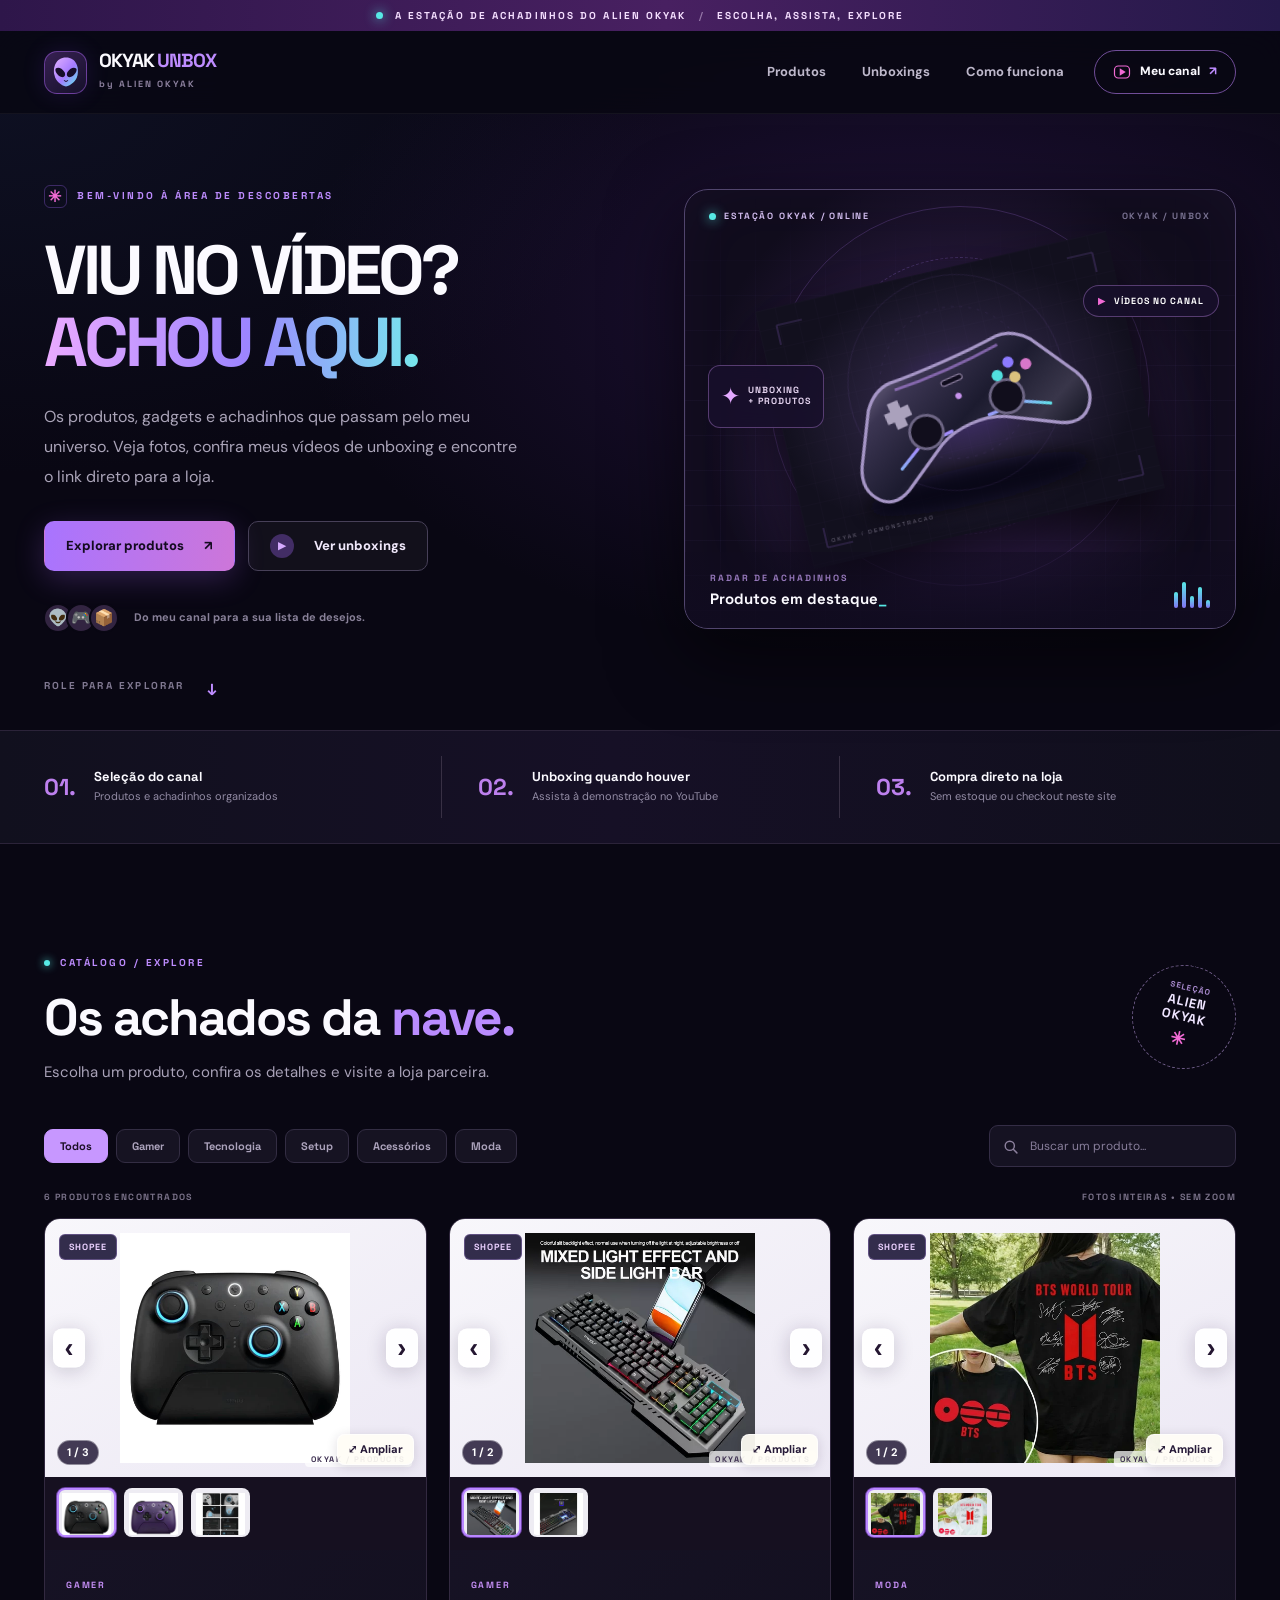
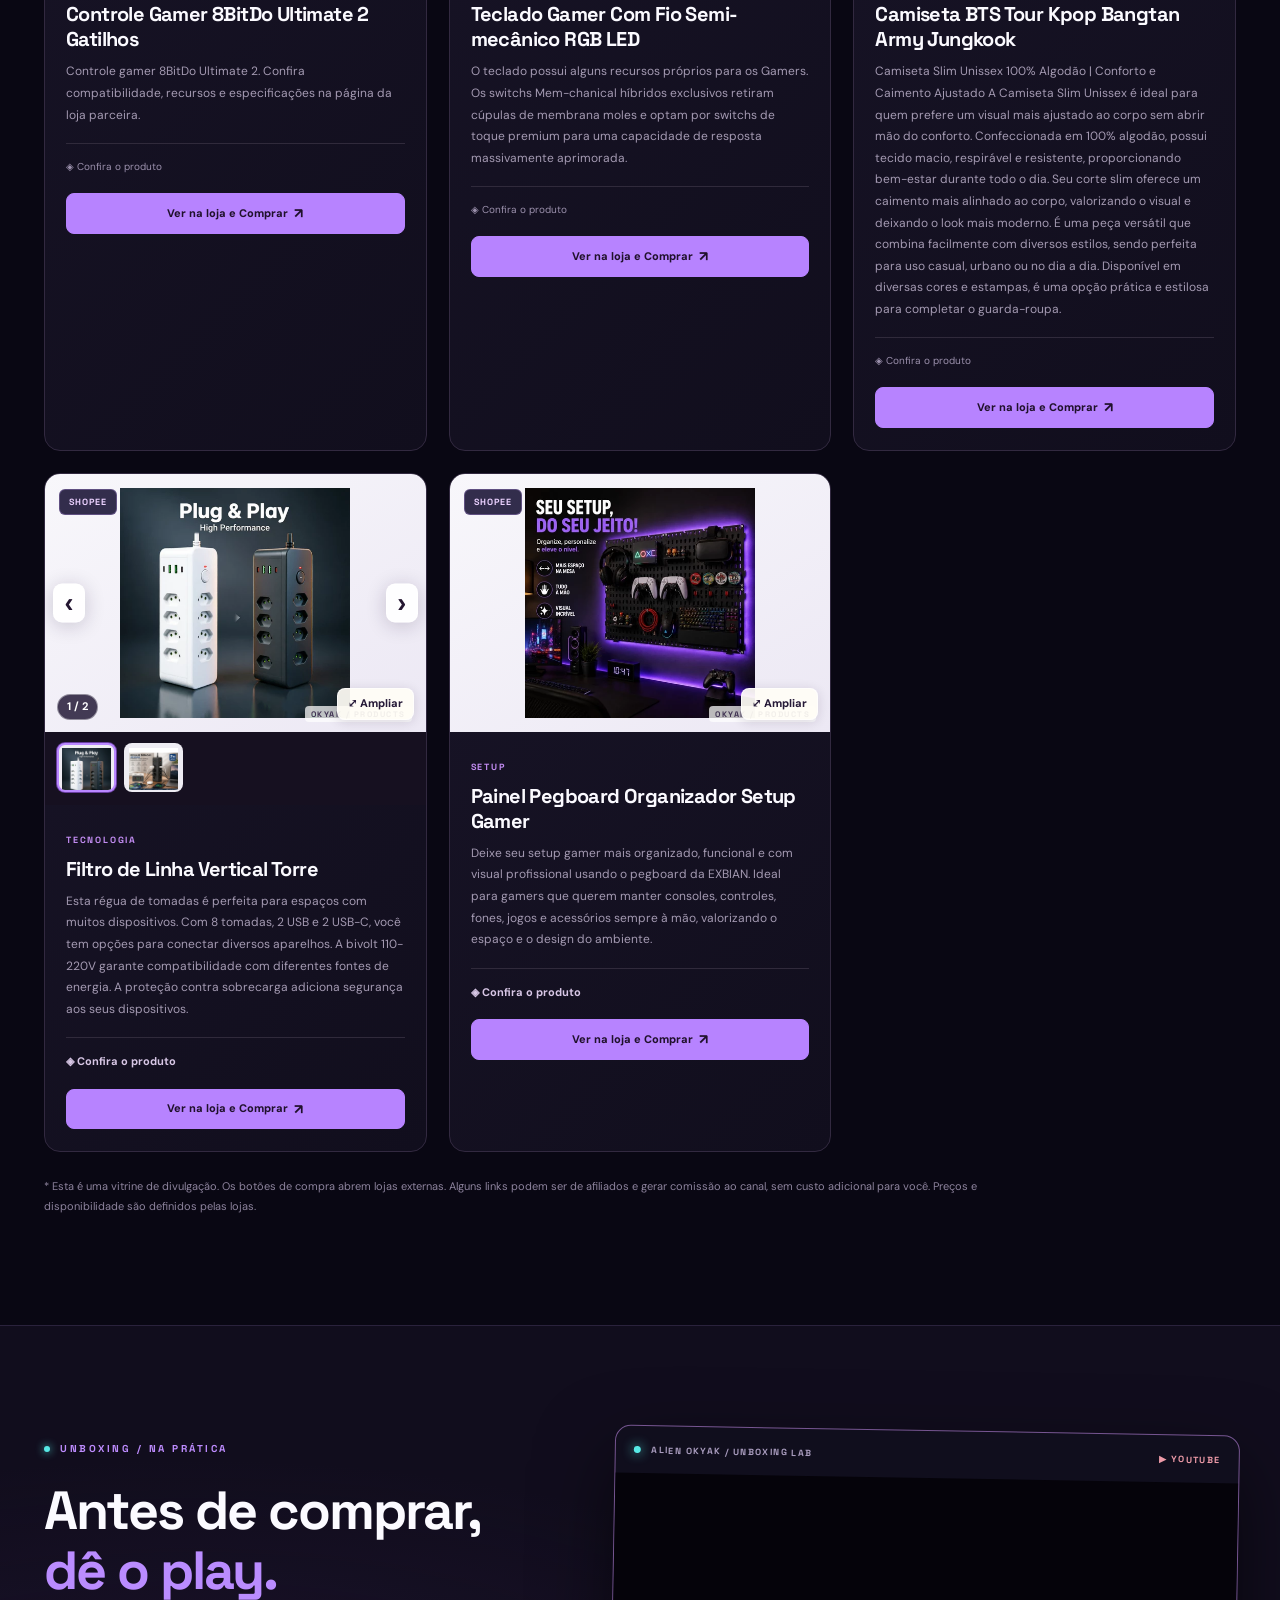
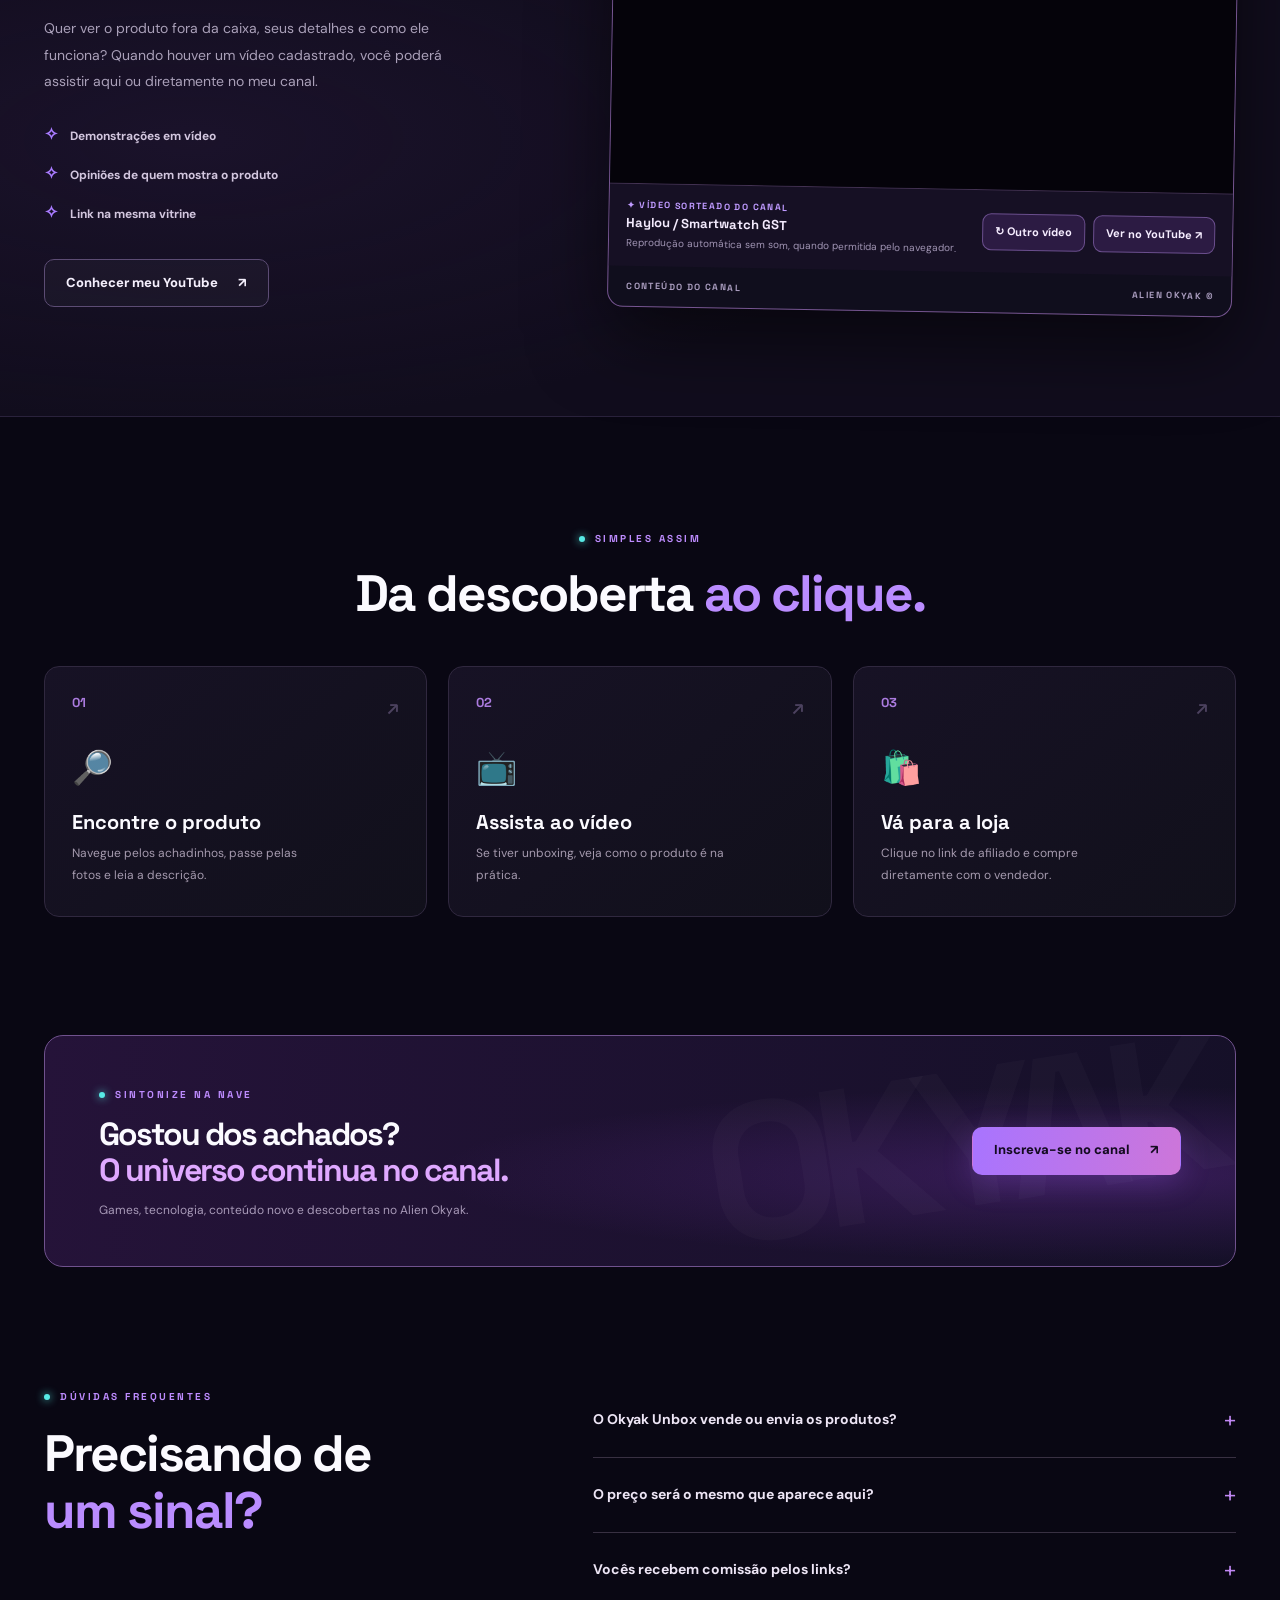
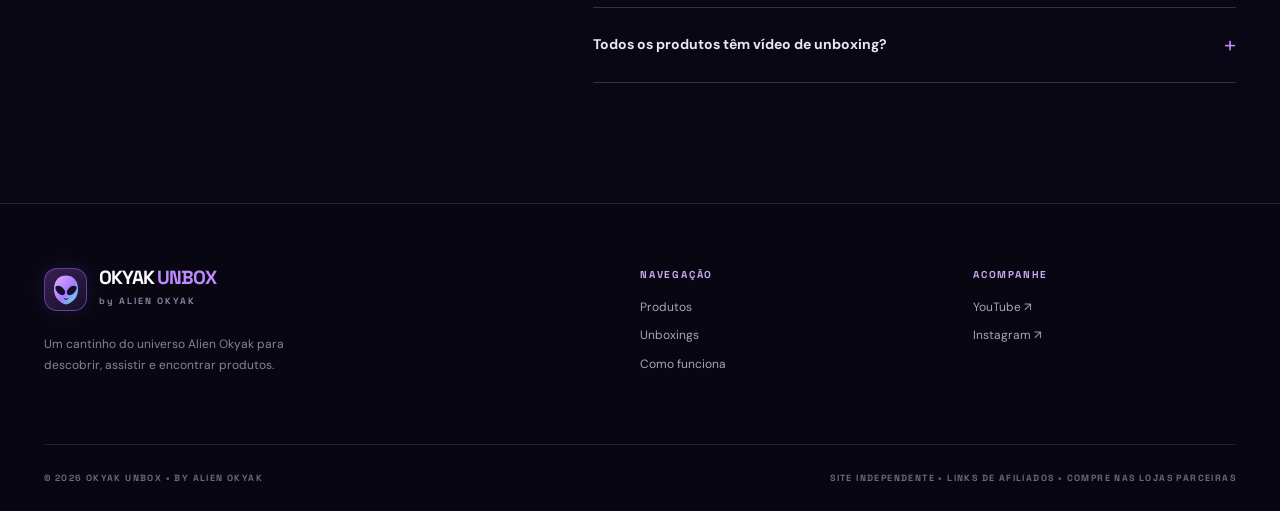
<file: index.html>
<!DOCTYPE html>
<html lang="pt-BR">
<head>
  <meta charset="UTF-8">
  <meta name="viewport" content="width=device-width, initial-scale=1.0">
  <meta name="theme-color" content="#090713">
  <meta name="description" content="Okyak Unbox, a vitrine de achadinhos, gadgets e produtos do canal Alien Okyak. Veja as fotos, assista aos unboxings e acesse as lojas parceiras.">
  <meta property="og:title" content="Okyak Unbox — Viu no vídeo? Achou aqui.">
  <meta property="og:description" content="Fotos, reviews, unboxings e links dos produtos do universo Alien Okyak.">
  <meta property="og:type" content="website">
  <link rel="icon" href="assets/icon.svg" type="image/svg+xml">
  <link rel="preconnect" href="https://fonts.googleapis.com">
  <link rel="preconnect" href="https://fonts.gstatic.com" crossorigin>
  <link href="https://fonts.googleapis.com/css2?family=DM+Sans:wght@400;500;600;700;800&family=Space+Grotesk:wght@400;500;600;700&display=swap" rel="stylesheet">
  <link rel="stylesheet" href="style.css">
  <title>Okyak Unbox — by Alien Okyak</title>
</head>
<body>
  <a class="skip" href="#produtos">Ir para os produtos</a>
  <div class="topline"><span class="live-dot"></span> A ESTAÇÃO DE ACHADINHOS DO ALIEN OKYAK <span class="topline-sep">/</span> ESCOLHA, ASSISTA, EXPLORE</div>

  <header class="header" id="inicio">
    <div class="shell header-inner">
      <a href="#inicio" class="brand" aria-label="Okyak Unbox — início">
        <span class="brand-mark"><img src="assets/icon.svg" alt="" aria-hidden="true"></span>
        <span class="brand-type"><strong>OKYAK<span>UNBOX</span></strong><small>by ALIEN OKYAK</small></span>
      </a>
      <nav class="nav" aria-label="Navegação principal">
        <a href="#produtos">Produtos</a><a href="#videos">Unboxings</a><a href="#como-funciona">Como funciona</a>
      </nav>
      <a class="header-cta" href="https://www.youtube.com/@Alien_Okyak" target="_blank" rel="noopener noreferrer" aria-label="Visitar canal Alien Okyak no YouTube"><svg viewBox="0 0 24 24" aria-hidden="true"><path d="m9 7 8 5-8 5z" fill="currentColor"/><rect x="2" y="4" width="20" height="16" rx="5" fill="none" stroke="currentColor" stroke-width="1.6"/></svg> Meu canal <span aria-hidden="true">↗</span></a>
      <button class="menu-toggle" type="button" aria-label="Abrir menu" aria-expanded="false" aria-controls="mobile-menu"><span></span><span></span><span></span></button>
    </div>
    <nav id="mobile-menu" class="mobile-menu" aria-label="Navegação para celulares" hidden>
      <a href="#produtos">Produtos</a><a href="#videos">Unboxings</a><a href="#como-funciona">Como funciona</a><a href="https://www.youtube.com/@Alien_Okyak" target="_blank" rel="noopener noreferrer">Meu canal ↗</a>
    </nav>
  </header>

  <main>
    <section class="hero shell">
      <div class="hero-copy">
        <div class="eyebrow"><span class="eyebrow-star">✳</span> BEM-VINDO À ÁREA DE DESCOBERTAS</div>
        <h1>VIU NO VÍDEO?<br><span>ACHOU AQUI.</span></h1>
        <p>Os produtos, gadgets e achadinhos que passam pelo meu universo. Veja fotos, confira meus vídeos de unboxing e encontre o link direto para a loja.</p>
        <div class="hero-actions"><a class="btn btn-primary" href="#produtos">Explorar produtos <span aria-hidden="true">↗</span></a><a class="btn btn-ghost" href="#videos"><span class="play-bubble">▶</span> Ver unboxings</a></div>
        <div class="hero-proof"><span class="mini-avatars"><span>👽</span><span>🎮</span><span>📦</span></span><span>Do meu canal para a sua lista de desejos.</span></div>
      </div>
      <div class="hero-art" aria-label="Ilustração de vitrine gamer">
        <div class="hero-orbit hero-orbit-1"></div><div class="hero-orbit hero-orbit-2"></div>
        <div class="hero-art-head"><span><i></i> ESTAÇÃO OKYAK / ONLINE</span><span>OKYAK / UNBOX</span></div>
        <div class="hero-product-glow"></div>
        <img class="hero-controller" src="assets/controle.svg" alt="Ilustração de controle gamer utilizada como demonstração">
        <span class="hero-float float-a">✦ <small>UNBOXING<br>+ PRODUTOS</small></span>
        <span class="hero-float float-b"><span>▶</span> VÍDEOS NO CANAL</span>
        <div class="hero-art-bottom"><div><small>RADAR DE ACHADINHOS</small><strong>Produtos em destaque<span class="blink">_</span></strong></div><div class="hero-signal"><span></span><span></span><span></span><span></span><span></span></div></div>
      </div>
      <div class="hero-scroll">ROLE PARA EXPLORAR <span aria-hidden="true">↓</span></div>
    </section>

    <section class="benefits-wrap"><div class="shell benefits" aria-label="Como esta vitrine funciona">
      <div class="benefit"><span class="benefit-icon">01.</span><div><strong>Seleção do canal</strong><small>Produtos e achadinhos organizados</small></div></div>
      <div class="benefit"><span class="benefit-icon">02.</span><div><strong>Unboxing quando houver</strong><small>Assista à demonstração no YouTube</small></div></div>
      <div class="benefit"><span class="benefit-icon">03.</span><div><strong>Compra direto na loja</strong><small>Sem estoque ou checkout neste site</small></div></div>
    </div></section>

    <section id="produtos" class="catalog-section shell">
      <div class="section-top"><div><span class="section-kicker"><span></span> CATÁLOGO / EXPLORE</span><h2>Os achados da <em>nave.</em></h2><p>Escolha um produto, confira os detalhes e visite a loja parceira.</p></div><div class="top-stamp">SELEÇÃO<br><strong>ALIEN<br>OKYAK</strong><span>✳</span></div></div>
      <div class="catalog-bar"><div class="categories" id="categories" role="group" aria-label="Filtrar por categoria"></div><label class="search"><svg viewBox="0 0 24 24" aria-hidden="true"><circle cx="11" cy="11" r="6.5" fill="none" stroke="currentColor" stroke-width="2"/><path d="m16 16 5 5" stroke="currentColor" stroke-width="2" stroke-linecap="round"/></svg><input id="search" type="search" placeholder="Buscar um produto..." aria-label="Buscar produto"></label></div>
      <div class="catalog-meta"><span id="result-count">Carregando catálogo...</span><span>FOTOS INTEIRAS • SEM ZOOM</span></div>
      <!-- ==================================================================
           ✅ COMO ADICIONAR OU EDITAR PRODUTOS — AQUI NO index.html

           EXISTEM 6 PRODUTOS PRONTOS ABAIXO (1 controle + 5 espaços).
           1) FOTO PRINCIPAL: altere src="assets/foto.webp"
           2) FOTOS EXTRAS: preencha os src="" vazios (2, 3 e 4).
              Campos vazios serão ignorados automaticamente!
           3) VÍDEO: adicione data-youtube="https://www.youtube.com/watch?v=..."
              Sem vídeo? mantenha data-youtube="".
           4) TÍTULO: altere <h3>...</h3>
           5) DESCRIÇÃO: altere <p>...</p> dentro de .product-body
           6) LINK AFILIADO: altere href="https://..." em .buy-link
           7) CATEGORIA: altere data-category e .product-category juntos.
               Opções fixas: Gamer, Tecnologia, Setup, Acessórios ou Moda.
               O botão Todos exibe todos os produtos.
           8) ADICIONAR MAIS PRODUTOS: copie um artigo <article class="product-card">
              inteiro até </article> e cole depois do último produto.

           Outra opção: use editor.html para editar e baixar novo index.html.
           As imagens ficam inteiras — SEM ZOOM e SEM CORTAR.
           ================================================================== -->
      <div id="product-grid" class="product-grid" aria-live="polite">
        <!-- =====================================================
             PRODUTO 01 — EDITE OS CAMPOS ABAIXO
             VÍDEO DO YOUTUBE (opcional): data-youtube="https://youtu.be/ID"
             CATEGORIA / FILTRO: data-category="Gamer"
             ===================================================== -->
        <article class="product-card" data-category="Gamer" data-youtube="">
          <div class="product-gallery">
            <div class="product-image">
              <div class="gallery-slides">
                <!-- FOTO PRINCIPAL: coloque o arquivo na pasta assets/ -->
                <div class="gallery-slide"><img src="assets/controle 8bitdo ultimate2.webp" alt="Foto principal: Controle Gamer 8BitDo Ultimate 2 Gatilhos" loading="lazy"></div>
                <!-- FOTOS EXTRAS: preencha src="" e elas entrarão na galeria.
                     Se não preencher, esses espaços NÃO aparecerão no site. -->
                <div class="gallery-slide"><img src="assets/controle8bitdoulti2roxo.webp" alt="Foto 2 — Controle Gamer 8BitDo Ultimate 2 Gatilhos" loading="lazy"></div>
                <div class="gallery-slide"><img src="assets/configure8bitdoulti2.webp" alt="Foto 3 — Controle Gamer 8BitDo Ultimate 2 Gatilhos" loading="lazy"></div>
                <div class="gallery-slide"><img src="" alt="Foto 4 — Controle Gamer 8BitDo Ultimate 2 Gatilhos" loading="lazy"></div>
                <!-- Para 5ª foto ou mais: copie uma linha gallery-slide acima. -->
              </div>
              <div class="card-overlays">
                <span class="card-badge">SHOPEE</span>
                
              </div>
              <div class="card-bottom-hint">OKYAK / PRODUCTS</div>
            </div>
          </div>
          <div class="product-body">
            <span class="product-category">Gamer</span>
            <!-- TÍTULO DO PRODUTO -->
            <h3>Controle Gamer 8BitDo Ultimate 2 Gatilhos</h3>
            <!-- DESCRIÇÃO DO PRODUTO -->
            <p>Controle gamer 8BitDo Ultimate 2. Confira compatibilidade, recursos e especificações na página da loja parceira.</p>
            <div class="product-details">
              <span class="product-video-status">◈ Confira o produto</span>
              <span><!--colocar preço--></span>
            </div>
            <div class="product-actions">
              <!-- LINK DE AFILIADO: preencha href="https://..." -->
              <a class="buy-link" href="https://s.shopee.com.br/LoTQQzcUs" target="_blank" rel="noopener noreferrer sponsored">Ver na loja e Comprar <span class="external-arrow">↗</span></a>
              <!-- Este botão aparece apenas quando data-youtube for preenchido -->
              <button class="watch-link" type="button" hidden>▶ Ver vídeo</button>
            </div>
          </div>
        </article>

        <!-- =====================================================
             PRODUTO 02 — EDITE OS CAMPOS ABAIXO
             VÍDEO DO YOUTUBE (opcional): data-youtube="https://youtu.be/ID"
             CATEGORIA / FILTRO: data-category="Tecnologia"
             ===================================================== -->
        <article class="product-card" data-category="Gamer" data-youtube="">
          <div class="product-gallery">
            <div class="product-image">
              <div class="gallery-slides">
                <!-- FOTO PRINCIPAL: coloque o arquivo na pasta assets/ -->
                <div class="gallery-slide"><img src="assets/TecladoGamer12rgb.webp" alt="Foto principal: Produto 02 — cadastre seu achadinho" loading="lazy"></div>
                <!-- FOTOS EXTRAS: preencha src="" e elas entrarão na galeria.
                     Se não preencher, esses espaços NÃO aparecerão no site. -->
                <div class="gallery-slide"><img src="assets/TecladoGamer13rgb.webp" alt="Foto 2 — Produto 02 — cadastre seu achadinho" loading="lazy"></div>
                <div class="gallery-slide"><img src="" alt="Foto 3 — Produto 02 — cadastre seu achadinho" loading="lazy"></div>
                <div class="gallery-slide"><img src="" alt="Foto 4 — Produto 02 — cadastre seu achadinho" loading="lazy"></div>
                <!-- Para 5ª foto ou mais: copie uma linha gallery-slide acima. -->
              </div>
              <div class="card-overlays">
                <span class="card-badge">SHOPEE</span>
                <!--<span class="card-demo">EXEMPLO — EDITE AQUI</span>-->
              </div>
              <div class="card-bottom-hint">OKYAK / PRODUCTS</div>
            </div>
          </div>
          <div class="product-body">
            <span class="product-category">Gamer</span>
            <!-- TÍTULO DO PRODUTO -->
            <h3>Teclado Gamer Com Fio Semi-mecânico RGB LED</h3>
            <!-- DESCRIÇÃO DO PRODUTO -->
            <p>O teclado possui alguns recursos próprios para os Gamers. Os switchs Mem-chanical híbridos exclusivos retiram cúpulas de membrana moles e optam por switchs de toque premium para uma capacidade de resposta massivamente aprimorada.</p>
            <div class="product-details">
              <span class="product-video-status">◈ Confira o produto</span>
              <span><!--colocar preço--></span>
            </div>
            <div class="product-actions">
              <!-- LINK DE AFILIADO: preencha href="https://..." -->
              <a class="buy-link" href="https://s.shopee.com.br/3VlVNkzHSZ" target="_blank" rel="noopener noreferrer sponsored">Ver na loja e Comprar <span class="external-arrow">↗</span></a>
              <!-- Este botão aparece apenas quando data-youtube for preenchido -->
              <button class="watch-link" type="button" hidden>▶ Ver vídeo</button>
            </div>
          </div>
        </article>

        <!-- =====================================================
             PRODUTO 03 — EDITE OS CAMPOS ABAIXO
             VÍDEO DO YOUTUBE (opcional): data-youtube="https://youtu.be/ID"
             CATEGORIA / FILTRO: data-category="Gamer"
             ===================================================== -->
        <article class="product-card" data-category="Moda" data-youtube="">
          <div class="product-gallery">
            <div class="product-image">
              <div class="gallery-slides">
                <!-- FOTO PRINCIPAL: coloque o arquivo na pasta assets/ -->
                <div class="gallery-slide"><img src="assets/camisabts01.webp" alt="Foto principal: Produto 03 — seu próximo unboxing" loading="lazy"></div>
                <!-- FOTOS EXTRAS: preencha src="" e elas entrarão na galeria.
                     Se não preencher, esses espaços NÃO aparecerão no site. -->
                <div class="gallery-slide"><img src="assets/camisabts02.webp" alt="Foto 2 — Produto 03 — seu próximo unboxing" loading="lazy"></div>
                <div class="gallery-slide"><img src="" alt="Foto 3 — Produto 03 — seu próximo unboxing" loading="lazy"></div>
                <div class="gallery-slide"><img src="" alt="Foto 4 — Produto 03 — seu próximo unboxing" loading="lazy"></div>
                <!-- Para 5ª foto ou mais: copie uma linha gallery-slide acima. -->
              </div>
              <div class="card-overlays">
                <span class="card-badge">SHOPEE</span>
                <!--<span class="card-demo">EXEMPLO — EDITE AQUI</span>-->
              </div>
              <div class="card-bottom-hint">OKYAK / PRODUCTS</div>
            </div>
          </div>
          <div class="product-body">
            <span class="product-category">Moda</span>
            <!-- TÍTULO DO PRODUTO -->
            <h3>Camiseta BTS Tour Kpop Bangtan Army Jungkook</h3>
            <!-- DESCRIÇÃO DO PRODUTO -->
            <p>Camiseta Slim Unissex 100% Algodão | Conforto e Caimento Ajustado
                A Camiseta Slim Unissex é ideal para quem prefere um visual mais ajustado ao corpo sem abrir mão do conforto. Confeccionada em 100% algodão, possui tecido macio, respirável e resistente, proporcionando bem-estar durante todo o dia.
                Seu corte slim oferece um caimento mais alinhado ao corpo, valorizando o visual e deixando o look mais moderno. É uma peça versátil que combina facilmente com diversos estilos, sendo perfeita para uso casual, urbano ou no dia a dia.
                Disponível em diversas cores e estampas, é uma opção prática e estilosa para completar o guarda-roupa.</p>
            <div class="product-details">
              <span class="product-video-status">◈ Confira o produto</span>
              <span><!--colocar preço--></span>
            </div>
            <div class="product-actions">
              <!-- LINK DE AFILIADO: preencha href="https://..." -->
              <a class="buy-link" href="https://s.shopee.com.br/3qOLrFps3Z" target="_blank" rel="noopener noreferrer sponsored">Ver na loja e Comprar<span class="external-arrow">↗</span></a>
              <!-- Este botão aparece apenas quando data-youtube for preenchido -->
              <button class="watch-link" type="button" hidden>▶ Ver vídeo</button>
            </div>
          </div>
        </article>

        <!-- =====================================================
             PRODUTO 04 — EDITE OS CAMPOS ABAIXO
             VÍDEO DO YOUTUBE (opcional): data-youtube="https://youtu.be/ID"
             CATEGORIA / FILTRO: data-category="Tecnologia"
             ===================================================== -->
        <article class="product-card" data-category="Tecnologia" data-youtube="">
          <div class="product-gallery">
            <div class="product-image">
              <div class="gallery-slides">
                <!-- FOTO PRINCIPAL: coloque o arquivo na pasta assets/ -->
                <div class="gallery-slide"><img src="assets/filtrotomada01.webp" alt="Foto principal: Produto 04 — mais um achadinho" loading="lazy"></div>
                <!-- FOTOS EXTRAS: preencha src="" e elas entrarão na galeria.
                     Se não preencher, esses espaços NÃO aparecerão no site. -->
                <div class="gallery-slide"><img src="assets/filtrotomada02.webp" alt="Foto 2 — Produto 04 — mais um achadinho" loading="lazy"></div>
                <div class="gallery-slide"><img src="" alt="Foto 3 — Produto 04 — mais um achadinho" loading="lazy"></div>
                <div class="gallery-slide"><img src="" alt="Foto 4 — Produto 04 — mais um achadinho" loading="lazy"></div>
                <!-- Para 5ª foto ou mais: copie uma linha gallery-slide acima. -->
              </div>
              <div class="card-overlays">
                <span class="card-badge">SHOPEE</span>
                <!--<span class="card-demo">EXEMPLO — EDITE AQUI</span>-->
              </div>
              <div class="card-bottom-hint">OKYAK / PRODUCTS</div>
            </div>
          </div>
          <div class="product-body">
            <span class="product-category">Tecnologia</span>
            <!-- TÍTULO DO PRODUTO -->
            <h3>Filtro de Linha Vertical Torre</h3>
            <!-- DESCRIÇÃO DO PRODUTO -->
            <p>Esta régua de tomadas é perfeita para espaços com muitos dispositivos. Com 8 tomadas, 2 USB e 2 USB-C, você tem opções para conectar diversos aparelhos. A bivolt 110-220V garante compatibilidade com diferentes fontes de energia. A proteção contra sobrecarga adiciona segurança aos seus dispositivos.</p>
            <div class="product-details">
              <span class="product-video-status">◈ Confira o produto</span>
              <!--<span>Preço na loja ↗</span>-->
            </div>
            <div class="product-actions">
              <!-- LINK DE AFILIADO: preencha href="https://..." -->
              <a class="buy-link" href="https://s.shopee.com.br/5q9QIL79dC" target="_blank" rel="noopener noreferrer sponsored">Ver na loja e Comprar<span class="external-arrow">↗</span></a>
              <!-- Este botão aparece apenas quando data-youtube for preenchido -->
              <button class="watch-link" type="button" hidden>▶ Ver vídeo</button>
            </div>
          </div>
        </article>

        <!-- =====================================================
             PRODUTO 05 — EDITE OS CAMPOS ABAIXO
             VÍDEO DO YOUTUBE (opcional): data-youtube="https://youtu.be/ID"
             CATEGORIA / FILTRO: data-category="Setup"
             ===================================================== -->
        <article class="product-card" data-category="Setup" data-youtube="">
          <div class="product-gallery">
            <div class="product-image">
              <div class="gallery-slides">
                <!-- FOTO PRINCIPAL: coloque o arquivo na pasta assets/ -->
                <div class="gallery-slide"><img src="assets/OrganizadorSetup01.webp" alt="Foto principal: Produto 05 — edite este espaço" loading="lazy"></div>
                <!-- FOTOS EXTRAS: preencha src="" e elas entrarão na galeria.
                     Se não preencher, esses espaços NÃO aparecerão no site. -->
                <div class="gallery-slide"><img src="" alt="Foto 2 — Produto 05 — edite este espaço" loading="lazy"></div>
                <div class="gallery-slide"><img src="" alt="Foto 3 — Produto 05 — edite este espaço" loading="lazy"></div>
                <div class="gallery-slide"><img src="" alt="Foto 4 — Produto 05 — edite este espaço" loading="lazy"></div>
                <!-- Para 5ª foto ou mais: copie uma linha gallery-slide acima. -->
              </div>
              <div class="card-overlays">
                <span class="card-badge">SHOPEE</span>
                <!--<span class="card-demo">EXEMPLO — EDITE AQUI</span>-->
              </div>
              <div class="card-bottom-hint">OKYAK / PRODUCTS</div>
            </div>
          </div>
          <div class="product-body">
            <span class="product-category">Setup</span>
            <!-- TÍTULO DO PRODUTO -->
            <h3>Painel Pegboard Organizador Setup Gamer</h3>
            <!-- DESCRIÇÃO DO PRODUTO -->
            <p>Deixe seu setup gamer mais organizado, funcional e com visual profissional usando o pegboard da EXBIAN. Ideal para gamers que querem manter consoles, controles, fones, jogos e acessórios sempre à mão, valorizando o espaço e o design do ambiente.</p>
            <div class="product-details">
              <span class="product-video-status">◈ Confira o produto</span>
              <!--<span>Preço na loja ↗</span>-->
            </div>
            <div class="product-actions">
              <!-- LINK DE AFILIADO: preencha href="https://..." -->
              <a class="buy-link" href="https://s.shopee.com.br/2LZY8W0exM" target="_blank" rel="noopener noreferrer sponsored">Ver na loja e Comprar <span class="external-arrow">↗</span></a>
              <!-- Este botão aparece apenas quando data-youtube for preenchido -->
              <button class="watch-link" type="button" hidden>▶ Ver vídeo</button>
            </div>
          </div>
        </article>

        <!-- =====================================================
             PRODUTO 06 — EDITE OS CAMPOS ABAIXO
             VÍDEO DO YOUTUBE (opcional): data-youtube="https://youtu.be/ID"
             CATEGORIA / FILTRO: data-category="Acessórios"
             ===================================================== -->
          <article class="product-card" data-category="Acessórios" data-youtube="" style="display: none;">
          <div class="product-gallery">
            <div class="product-image">
              <div class="gallery-slides">
                <!-- FOTO PRINCIPAL: coloque o arquivo na pasta assets/ -->
                <div class="gallery-slide"><img src="assets/mouse.svg" alt="Foto principal: Produto 06 — adicione um produto" loading="lazy"></div>
                <!-- FOTOS EXTRAS: preencha src="" e elas entrarão na galeria.
                     Se não preencher, esses espaços NÃO aparecerão no site. -->
                <div class="gallery-slide"><img src="" alt="Foto 2 — Produto 06 — adicione um produto" loading="lazy"></div>
                <div class="gallery-slide"><img src="" alt="Foto 3 — Produto 06 — adicione um produto" loading="lazy"></div>
                <div class="gallery-slide"><img src="" alt="Foto 4 — Produto 06 — adicione um produto" loading="lazy"></div>
                <!-- Para 5ª foto ou mais: copie uma linha gallery-slide acima. -->
              </div>
              <div class="card-overlays">
                <span class="card-badge">NOVO PRODUTO</span>
                <span class="card-demo">EXEMPLO — EDITE AQUI</span>
              </div>
              <div class="card-bottom-hint">OKYAK / PRODUCTS</div>
            </div>
          </div>
          <div class="product-body">
            <span class="product-category">Acessórios</span>
            <!-- TÍTULO DO PRODUTO -->
            <h3>Produto 06 — adicione um produto</h3>
            <!-- DESCRIÇÃO DO PRODUTO -->
            <p>Você pode copiar o bloco deste produto para criar outros sem limite.</p>
            <div class="product-details">
              <span class="product-video-status">◈ Confira o produto</span>
              <span>Preço na loja ↗</span>
            </div>
            <div class="product-actions">
              <!-- LINK DE AFILIADO: preencha href="https://..." -->
              <a class="buy-link" href="" target="_blank" rel="noopener noreferrer sponsored">Ver na loja <span class="external-arrow">↗</span></a>
              <!-- Este botão aparece apenas quando data-youtube for preenchido -->
              <button class="watch-link" type="button" hidden>▶ Ver vídeo</button>
            </div>
          </div>
        </article>

        <!-- +++ ESPAÇO PARA PRODUTO 07, 08, 09... +++
             Para criar o produto 07, copie um dos artigos acima,
             do início <article ...> até o fim </article>, e cole AQUI. -->
      </div>
      <div id="empty-state" class="empty-state" hidden><span>🛸</span><h3>Nenhum sinal encontrado</h3><p>Não encontramos produtos para essa busca.</p><button class="btn btn-outline" id="clear-filters" type="button">Limpar filtros</button></div>
      <p class="disclosure-inline">* Esta é uma vitrine de divulgação. Os botões de compra abrem lojas externas. Alguns links podem ser de afiliados e gerar comissão ao canal, sem custo adicional para você. Preços e disponibilidade são definidos pelas lojas.</p>
    </section>

    <section class="video-section" id="videos"><div class="shell video-layout"><div class="video-left"><span class="section-kicker"><span></span> UNBOXING / NA PRÁTICA</span><h2>Antes de comprar,<br><em>dê o play.</em></h2><p>Quer ver o produto fora da caixa, seus detalhes e como ele funciona? Quando houver um vídeo cadastrado, você poderá assistir aqui ou diretamente no meu canal.</p><div class="video-perks"><span><b>✧</b> Demonstrações em vídeo</span><span><b>✧</b> Opiniões de quem mostra o produto</span><span><b>✧</b> Link na mesma vitrine</span></div><a href="https://www.youtube.com/@Alien_Okyak/videos" target="_blank" rel="noopener noreferrer" class="btn btn-outline">Conhecer meu YouTube <span aria-hidden="true">↗</span></a></div><div class="video-showcase"><div class="video-showcase-head"><span><i></i> ALIEN OKYAK / UNBOXING LAB</span><span>▶ YOUTUBE</span></div><div class="video-stage" id="featured-video"><span class="stage-orbit stage-orbit-1"></span><span class="stage-orbit stage-orbit-2"></span><div class="stage-inner"><div class="stage-play">▶</div><small>AGUARDANDO TRANSMISSÃO</small><strong>Vídeos do Alien Okyak, escolhidos para você.</strong><span>Escolhendo um vídeo para reproduzir...</span></div></div><!-- CONTROLES: o site escolhe um vídeo aleatório da lista abaixo. -->
<div class="random-video-controls" id="random-video-controls" hidden>
  <div class="random-video-meta"><span class="random-video-tag">✦ VÍDEO SORTEADO DO CANAL</span><strong id="random-video-title">Vídeo do Alien Okyak</strong><small>Reprodução automática sem som, quando permitida pelo navegador.</small></div>
  <div class="random-video-buttons">
    <button type="button" class="random-video-next" id="random-video-next" aria-label="Sortear outro vídeo do canal">↻ Outro vídeo</button>
    <a class="random-video-open" id="random-video-open" href="https://www.youtube.com/@Alien_Okyak/videos" target="_blank" rel="noopener noreferrer">Ver no YouTube ↗</a>
  </div>
</div>
<div class="video-showcase-foot"><span>CONTEÚDO DO CANAL</span><span>ALIEN OKYAK ©</span></div></div></div></section>

    <section id="como-funciona" class="how shell"><div class="how-header"><span class="section-kicker"><span></span> SIMPLES ASSIM</span><h2>Da descoberta <em>ao clique.</em></h2></div><div class="steps"><article class="step"><span class="step-number">01 <b>↗</b></span><div class="step-emoji">🔎</div><h3>Encontre o produto</h3><p>Navegue pelos achadinhos, passe pelas fotos e leia a descrição.</p></article><article class="step"><span class="step-number">02 <b>↗</b></span><div class="step-emoji">📺</div><h3>Assista ao vídeo</h3><p>Se tiver unboxing, veja como o produto é na prática.</p></article><article class="step"><span class="step-number">03 <b>↗</b></span><div class="step-emoji">🛍️</div><h3>Vá para a loja</h3><p>Clique no link de afiliado e compre diretamente com o vendedor.</p></article></div></section>

    <section class="channel-promo shell"><div class="channel-bg">OKYAK</div><div><span class="section-kicker"><span></span> SINTONIZE NA NAVE</span><h2>Gostou dos achados?<br><em>O universo continua no canal.</em></h2><p>Games, tecnologia, conteúdo novo e descobertas no Alien Okyak.</p></div><a href="https://www.youtube.com/@Alien_Okyak" class="btn btn-primary" target="_blank" rel="noopener noreferrer">Inscreva-se no canal <span>↗</span></a></section>

    <section class="faq shell"><div><span class="section-kicker"><span></span> DÚVIDAS FREQUENTES</span><h2>Precisando de<br><em>um sinal?</em></h2></div><div class="faq-list"><details><summary>O Okyak Unbox vende ou envia os produtos?<span>+</span></summary><p>Não. Este site funciona como uma vitrine de divulgação. O pagamento, o estoque, o frete e a entrega são de responsabilidade da loja acessada pelo link.</p></details><details><summary>O preço será o mesmo que aparece aqui?<span>+</span></summary><p>O preço e a disponibilidade podem mudar. Sempre confirme o valor final, o frete e as condições na página da loja antes de comprar.</p></details><details><summary>Vocês recebem comissão pelos links?<span>+</span></summary><p>Alguns links são de afiliados. Se você comprar por eles, o canal pode receber uma comissão, sem acréscimo no preço por causa deste site.</p></details><details><summary>Todos os produtos têm vídeo de unboxing?<span>+</span></summary><p>Não. O botão de vídeo aparece somente quando existe um link do YouTube cadastrado para aquele produto. Alguns itens podem ter apenas fotos e informações.</p></details></div></section>
  </main>

  <footer class="footer"><div class="shell footer-main"><div><a href="#inicio" class="brand footer-brand"><span class="brand-mark"><img src="assets/icon.svg" alt=""></span><span class="brand-type"><strong>OKYAK<span>UNBOX</span></strong><small>by ALIEN OKYAK</small></span></a><p>Um cantinho do universo Alien Okyak para descobrir, assistir e encontrar produtos.</p></div><div class="footer-links"><strong>NAVEGAÇÃO</strong><a href="#produtos">Produtos</a><a href="#videos">Unboxings</a><a href="#como-funciona">Como funciona</a></div><div class="footer-links"><strong>ACOMPANHE</strong><a href="https://www.youtube.com/@Alien_Okyak" target="_blank" rel="noopener noreferrer">YouTube ↗</a><a href="https://www.instagram.com/alienokyak/" target="_blank" rel="noopener noreferrer">Instagram ↗</a></div></div><div class="shell footer-bottom"><span>© <span id="year"></span> OKYAK UNBOX • BY ALIEN OKYAK</span><span>SITE INDEPENDENTE • LINKS DE AFILIADOS • COMPRE NAS LOJAS PARCEIRAS</span></div></footer>

  <dialog id="video-dialog" class="video-dialog" aria-label="Vídeo de unboxing"><div class="dialog-header"><strong id="dialog-title">Unboxing</strong><button id="close-dialog" type="button" aria-label="Fechar vídeo">×</button></div><div class="dialog-video" id="dialog-video"></div><p>Vídeo incorporado do YouTube. O conteúdo pertence ao canal indicado no vídeo.</p></dialog>

  <!-- VISUALIZADOR DE FOTOS — sem zoom e sem corte, inclusive no celular. -->
  <dialog id="photo-dialog" class="photo-dialog" aria-label="Visualizar fotos do produto">
    <div class="photo-dialog-header"><strong id="photo-dialog-title">Foto do produto</strong><button id="close-photo" type="button" aria-label="Fechar foto">×</button></div>
    <div class="photo-dialog-main">
      <button class="photo-dialog-arrow" id="photo-prev" type="button" aria-label="Foto anterior">‹</button>
      <!-- Visor contido: a imagem nunca passa dos limites disponíveis -->
      <div class="photo-stage">
        <img id="photo-dialog-img" src="assets/produto.svg" alt="Foto completa do produto">
      </div>
      <button class="photo-dialog-arrow" id="photo-next" type="button" aria-label="Próxima foto">›</button>
    </div>
    <div class="photo-dialog-footer" id="photo-dialog-count">1 / 1</div>
  </dialog>
  <!-- Produtos editáveis no próprio index.html. Alternativamente, use editor.html. -->
  <!-- ===========================================================
       VÍDEOS DO CANAL PARA SORTEIO — EDITE SÓ ESTA LISTA!
       Cole um link real do YouTube em cada campo "url".
       Você pode adicionar/remover quantas entradas quiser, separadas por vírgula.
       Os 3 links iniciais foram compartilhados no perfil público
       @Alien_Okyak, que aponta para o canal, mas confirme se são
       uploads seus antes de publicar.
       A cada abertura da página, um deles é escolhido aleatoriamente.
       Se não houver vídeos válidos, o site mostra mensagem de cadastro.
       =========================================================== -->
  <script type="application/json" id="okyak-videos-list">
  [
    {"url":"https://youtu.be/h-kIfu_SWGA?si=aM_qtrW2EPPN6Qjt&t=15","titulo":"Haylou / Smartwatch GST"},
    {"url":"https://youtu.be/ouBxYlqADcw?si=vfS3NsJ3ZanW7r0R","titulo":"Óculos de Titânio Super Resistente / Glasses Strong"},
    {"url":"https://youtu.be/NPk3ZcpSNko?si=bnus0MEkFqhkxxuT&t=204","titulo":"GameSir G5 UNBOXING"}
  ]
  </script>
  <script src="app.js"></script>
</body>
</html>
</file>
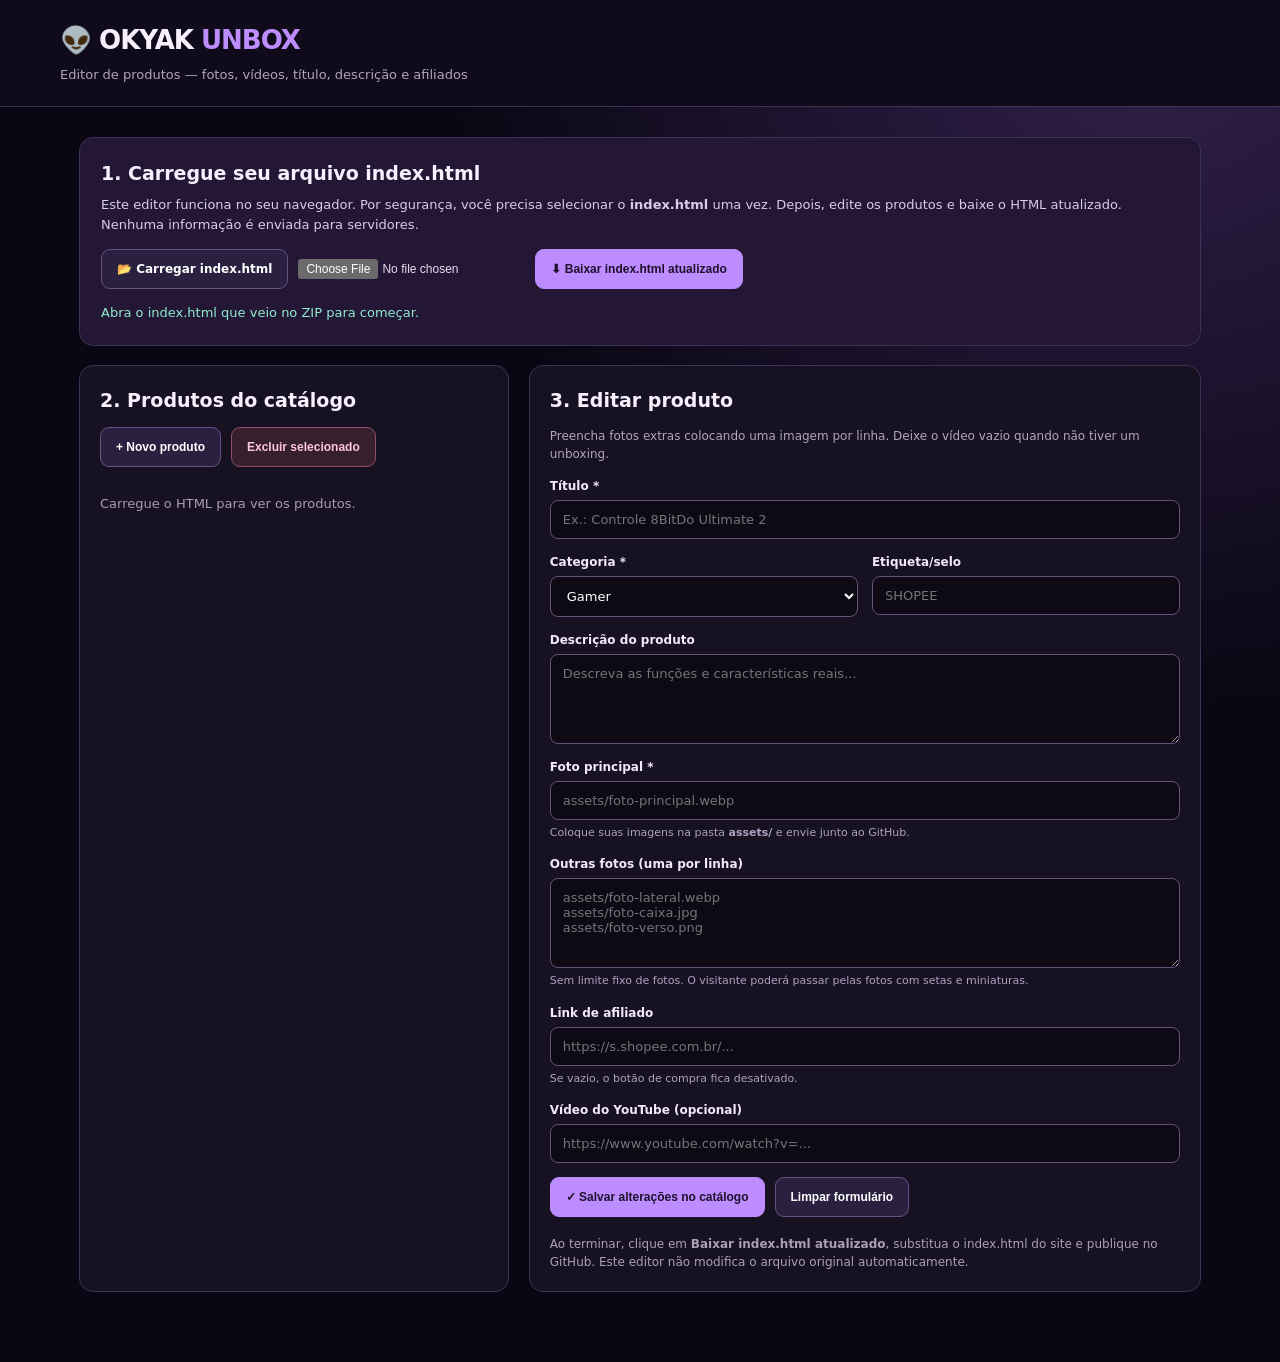
<file: editor.html>
<!DOCTYPE html>
<html lang="pt-BR">
<head>
  <meta charset="UTF-8">
  <meta name="viewport" content="width=device-width, initial-scale=1">
  <title>Editor local — OKYAK UNBOX</title>
  <style>
    :root{color-scheme:dark;--bg:#090713;--panel:#1a1429;--stroke:#3d3154;--text:#f7f0ff;--muted:#afa5bd;--primary:#bd8cff}
    *{box-sizing:border-box}body{margin:0;background:radial-gradient(circle at 90% 0,#33214e,transparent 40%),var(--bg);color:var(--text);font-family:system-ui,-apple-system,Segoe UI,sans-serif;line-height:1.5}
    header{border-bottom:1px solid var(--stroke);background:#100b1b; padding:21px max(22px,calc((100% - 1160px)/2))}header h1{font-size:26px;margin:0;letter-spacing:-1px}header h1 span{color:var(--primary)}header p{margin:5px 0 0;color:var(--muted);font-size:13px}
    main{max-width:1160px;margin:30px auto 70px;padding:0 19px}.intro{background:#231735;border:1px solid var(--stroke);padding:21px;border-radius:14px}.intro h2{font-size:19px;margin:0 0 8px}.intro p{margin:5px 0 15px;color:#d9cce8;font-size:13px}
    .row{display:flex;gap:10px;align-items:center;flex-wrap:wrap}button,.button{display:inline-flex;align-items:center;justify-content:center;gap:8px;min-height:40px;padding:10px 15px;border-radius:9px;border:1px solid #695282;background:#2a2040;color:white;font-weight:700;font-size:12px;cursor:pointer}button:hover,.button:hover{background:#43315b}.primary{background:var(--primary);color:#1d112c;border-color:var(--primary)}.primary:hover{background:#d0afff}.btn-danger{border-color:#925068;color:#ffc5d8;background:#37202d}input[type=file]{max-width:100%;font-size:12px;color:#e9dcf2}
    .layout{margin-top:19px;display:grid;grid-template-columns:minmax(235px,.78fr) minmax(0,1.22fr);gap:20px}.panel{border:1px solid var(--stroke);background:#171222;border-radius:14px;padding:20px}.panel h2{font-size:19px;margin:0 0 12px}.hint{font-size:12px;color:var(--muted);margin:4px 0 14px}.products{display:flex;flex-direction:column;gap:9px;max-height:700px;overflow:auto}.product-btn{text-align:left;justify-content:start;display:flex;gap:11px;width:100%;background:#20182e;white-space:normal}.product-btn.active{border-color:var(--primary);box-shadow:inset 0 0 0 1px var(--primary)}.product-btn img{width:50px;height:49px;object-fit:contain;background:white;border-radius:7px;flex-shrink:0}.product-btn span{min-width:0}.product-btn strong{display:block;font-size:12px}.product-btn small{display:block;color:#c5b0da;font-size:10px}.edit-form{display:grid;grid-template-columns:1fr 1fr;gap:14px}.field{display:flex;flex-direction:column;gap:5px;min-width:0}.full{grid-column:1/-1}label{font-size:12px;font-weight:800;color:#f3e8ff}.field input,.field textarea,.field select{width:100%;min-width:0;border:1px solid #655278;background:#0d0a15;color:white;padding:11px 12px;border-radius:8px;font:13px system-ui,sans-serif}.field textarea{min-height:90px;resize:vertical}.field input:focus,.field textarea:focus,.field select:focus{outline:2px solid #a778fa;outline-offset:1px}.field small{color:#ada1c1;font-size:11px}.actions{grid-column:1/-1;display:flex;flex-wrap:wrap;gap:10px}.status{min-height:21px;margin:14px 0 0;color:#91ebd0;font-size:13px}#list-empty{color:#a99ab9;font-size:13px}.footnote{margin-top:18px;font-size:12px;color:#aaa0b7}.file-warning{color:#ffd7a6}
    @media(max-width:790px){.layout{grid-template-columns:1fr}}@media(max-width:480px){.edit-form{grid-template-columns:1fr}.full,.actions{grid-column:auto}.panel{padding:15px}}
  </style>
</head>
<body>
<header><h1>👽 OKYAK<span> UNBOX</span></h1><p>Editor de produtos — fotos, vídeos, título, descrição e afiliados</p></header>
<main>
  <section class="intro">
    <h2>1. Carregue seu arquivo index.html</h2>
    <p>Este editor funciona no seu navegador. Por segurança, você precisa selecionar o <b>index.html</b> uma vez. Depois, edite os produtos e baixe o HTML atualizado. Nenhuma informação é enviada para servidores.</p>
    <div class="row"><label class="button" for="input-file">📂 Carregar index.html</label><input id="input-file" type="file" accept=".html,text/html"><button type="button" class="primary" id="download" disabled>⬇ Baixar index.html atualizado</button></div>
    <div class="status" id="status" role="status">Abra o index.html que veio no ZIP para começar.</div>
  </section>
  <div class="layout">
    <section class="panel"><h2>2. Produtos do catálogo</h2><div class="row" style="margin-bottom:14px"><button id="add" type="button" disabled>+ Novo produto</button><button class="btn-danger" id="remove" type="button" disabled>Excluir selecionado</button></div><div class="products" id="products"><p id="list-empty">Carregue o HTML para ver os produtos.</p></div></section>
    <section class="panel"><h2>3. Editar produto</h2><p class="hint">Preencha fotos extras colocando uma imagem por linha. Deixe o vídeo vazio quando não tiver um unboxing.</p>
      <form id="form" class="edit-form">
        <div class="field full"><label for="name">Título *</label><input id="name" required maxlength="140" placeholder="Ex.: Controle 8BitDo Ultimate 2"></div>
        <div class="field"><label for="category">Categoria *</label><select id="category" required>
          <option value="Gamer">Gamer</option>
          <option value="Tecnologia">Tecnologia</option>
          <option value="Setup">Setup</option>
          <option value="Acessórios">Acessórios</option>
          <option value="Moda">Moda</option>
        </select></div>
        <div class="field"><label for="badge">Etiqueta/selo</label><input id="badge" maxlength="30" placeholder="SHOPEE"></div>
        <div class="field full"><label for="description">Descrição do produto</label><textarea id="description" placeholder="Descreva as funções e características reais..."></textarea></div>
        <div class="field full"><label for="photo">Foto principal *</label><input id="photo" required placeholder="assets/foto-principal.webp"><small>Coloque suas imagens na pasta <b>assets/</b> e envie junto ao GitHub.</small></div>
        <div class="field full"><label for="extras">Outras fotos (uma por linha)</label><textarea id="extras" placeholder="assets/foto-lateral.webp&#10;assets/foto-caixa.jpg&#10;assets/foto-verso.png"></textarea><small>Sem limite fixo de fotos. O visitante poderá passar pelas fotos com setas e miniaturas.</small></div>
        <div class="field full"><label for="affiliate">Link de afiliado</label><input id="affiliate" placeholder="https://s.shopee.com.br/..."><small>Se vazio, o botão de compra fica desativado.</small></div>
        <div class="field full"><label for="youtube">Vídeo do YouTube (opcional)</label><input id="youtube" placeholder="https://www.youtube.com/watch?v=..."></div>
        <div class="actions"><button class="primary" id="save" type="submit" disabled>✓ Salvar alterações no catálogo</button><button id="clear" type="button" disabled>Limpar formulário</button></div>
      </form>
      <div class="footnote">Ao terminar, clique em <b>Baixar index.html atualizado</b>, substitua o index.html do site e publique no GitHub. Este editor não modifica o arquivo original automaticamente.</div>
    </section>
  </div>
</main>
<script>
(() => {
  'use strict';
  const $ = id => document.getElementById(id);
  let doc = null, selected = null;
  const status = message => $('status').textContent = message;
  const cards = () => doc ? [...doc.querySelectorAll('#product-grid > article.product-card')] : [];
  const getText = (card, selector) => card?.querySelector(selector)?.textContent?.trim() || '';
  const validPath = value => {
    if (!value) return true;
    const s = value.trim();
    if (/^\s*(?:javascript|data|vbscript):/i.test(s)) return false;
    if (/^https?:\/\//i.test(s)) return true;
    return !s.startsWith('/') && !s.includes('..') && /^[\w\-./%() À-ÿ]+$/.test(s);
  };
  const validWebLink = value => {
    if (!value) return true;
    try { const u = new URL(value); return ['https:','http:'].includes(u.protocol) && !!u.hostname; } catch { return false; }
  };
  function resetForm(){ $('form').reset(); $('badge').value='SHOPEE'; }
  function setDisabled(isDisabled){ for (const id of ['download','add','save','clear']) $(id).disabled=isDisabled; $('remove').disabled=isDisabled || selected===null; }
  function loadForm(){
    if (!doc) return;
    const card = selected===null ? null : cards()[selected];
    resetForm();
    if (!card){ $('save').textContent='✓ Cadastrar novo produto'; $('remove').disabled=true; return; }
    $('name').value=getText(card,'h3');
    $('category').value=({Games:'Gamer','Áudio':'Tecnologia'}[card.dataset.category] || card.dataset.category || 'Gamer');
    $('badge').value=getText(card,'.card-badge');
    $('description').value=getText(card,'.product-body > p');
    const images=[...card.querySelectorAll('.gallery-slides > .gallery-slide img')].map(x=>x.getAttribute('src')||'').filter(Boolean);
    $('photo').value=images[0] || 'assets/produto.svg';
    $('extras').value=images.slice(1).join('\n');
    $('affiliate').value=card.querySelector('.buy-link')?.getAttribute('href') || '';
    $('youtube').value=card.dataset.youtube || '';
    $('save').textContent='✓ Salvar alterações no catálogo'; $('remove').disabled=false;
  }
  function renderList(){
    const host=$('products');host.replaceChildren();
    if (!doc){ host.textContent='Carregue o index.html primeiro.'; return; }
    cards().forEach((card,i)=>{
      const btn=document.createElement('button');btn.type='button';btn.className='product-btn'+(selected===i?' active':'');
      const img=document.createElement('img'); img.src=card.querySelector('.gallery-slides img')?.getAttribute('src') || 'assets/produto.svg'; img.onerror=()=>{img.onerror=null; img.src='assets/produto.svg'};
      const label=document.createElement('span');const title=document.createElement('strong');title.textContent=getText(card,'h3')||`Produto ${i+1}`;const cat=document.createElement('small');cat.textContent=card.dataset.category||'Sem categoria';label.append(title,cat);btn.append(img,label);
      btn.addEventListener('click',()=>{selected=i;loadForm();renderList()});host.append(btn);
    });
    setDisabled(false);
  }
  $('input-file').addEventListener('change',async e=>{
    const file=e.target.files?.[0];if(!file)return;
    try {
      const html=await file.text();const parsed=new DOMParser().parseFromString(html,'text/html');
      if (!parsed.querySelector('#product-grid') || !parsed.querySelector('#video-dialog')) throw new Error('Arquivo incompatível: escolha o index.html do OKYAK UNBOX deste ZIP.');
      doc=parsed;selected=cards().length?0:null;loadForm();renderList();status(`Catálogo carregado: ${cards().length} produto(s). Você já pode editar ou cadastrar.`);
    } catch(err){doc=null;selected=null;setDisabled(true);renderList();status(String(err.message||err));}
  });
  $('add').addEventListener('click',()=>{selected=null;loadForm();renderList();$('name').focus();status('Preencha o formulário para cadastrar um produto novo.');});
  $('clear').addEventListener('click',()=>{resetForm();status('Formulário limpo.');});
  $('remove').addEventListener('click',()=>{
    if(!doc||selected===null||!confirm('Excluir este produto do HTML exportado?'))return;
    cards()[selected]?.remove();selected=cards().length?Math.min(selected,cards().length-1):null;renderList();loadForm();status('Produto excluído. Baixe o index.html para aplicar.');
  });
  $('form').addEventListener('submit',e=>{
    e.preventDefault();if(!doc)return;
    const data={
      name:$('name').value.trim(),category:$('category').value.trim(),badge:$('badge').value.trim(),
      description:$('description').value.trim(),photo:$('photo').value.trim(),
      extras:$('extras').value.split(/\r?\n/).map(s=>s.trim()).filter(Boolean),
      affiliate:$('affiliate').value.trim(),youtube:$('youtube').value.trim()
    };
    if(!data.name||!data.category||!data.photo){status('Título, categoria e foto principal são obrigatórios.');return;}
    if(![data.photo,...data.extras].every(validPath)){status('Uma foto tem endereço inválido. Use assets/arquivo.webp ou URL HTTPS.');return;}
    if(!validWebLink(data.affiliate)||!validWebLink(data.youtube)){status('O link de afiliado ou vídeo deve começar com https:// (ou http://).');return;}
    const grid=doc.querySelector('#product-grid');
    let card=selected===null?null:cards()[selected];
    if(!card){
      const template=cards()[0];
      if(!template){status('O HTML precisa conter ao menos um cartão-modelo.');return;}
      card=template.cloneNode(true);grid.append(card);selected=cards().length-1;
    }
    card.dataset.category=data.category;
    card.dataset.youtube=data.youtube;
    card.querySelector('.product-category').textContent=data.category;
    card.querySelector('h3').textContent=data.name;
    card.querySelector('.product-body > p').textContent=data.description||'Confira o produto na loja parceira.';
    card.querySelector('.card-badge').textContent=data.badge||'PRODUTO';
    card.querySelector('.card-demo')?.remove();
    const slides=card.querySelector('.gallery-slides');slides.replaceChildren();
    const paths=[data.photo,...data.extras];
    // Deixar 3 campos vazios no HTML para futuras fotos sem edições estruturais.
    while(paths.length<4) paths.push('');
    paths.forEach((src,i)=>{
      const slot=doc.createElement('div');slot.className='gallery-slide';
      const img=doc.createElement('img'); img.setAttribute('src',src);img.alt=`${data.name} — foto ${i+1}`;img.loading='lazy';slot.append(img);slides.append(slot);
    });
    const buy=card.querySelector('.buy-link');buy.setAttribute('href',data.affiliate);
    const watch=card.querySelector('.watch-link');if(watch)watch.hidden=true;
    renderList();loadForm();status('Produto salvo no catálogo. Clique em Baixar index.html atualizado para publicar.');
  });
  $('download').addEventListener('click',()=>{
    if(!doc)return;
    const data='<!DOCTYPE html>\n'+doc.documentElement.outerHTML+'\n';
    const url=URL.createObjectURL(new Blob([data],{type:'text/html;charset=utf-8'}));
    const a=document.createElement('a');a.href=url;a.download='index.html';document.body.append(a);a.click();a.remove();
    setTimeout(()=>URL.revokeObjectURL(url),1000);
    status('index.html atualizado baixado. Substitua o arquivo do seu site e envie as novas fotos junto.');
  });
})();
</script>
</body>
</html>
</file>
<file: style.css>
:root{--bg:#090713;--bg2:#0d0a19;--paper:#111021;--paper2:#181429;--stroke:#28243b;--muted:#a29bb8;--muted2:#79718e;--white:#fbfaff;--lilac:#be8cff;--violet:#8c59ff;--pink:#f26bd5;--cyan:#57e9e5;--orange:#ffd184;--radius:18px}
*{box-sizing:border-box}html{scroll-behavior:smooth;scroll-padding-top:90px}body{margin:0;background:var(--bg);color:var(--white);font:15px/1.6 'DM Sans',sans-serif;overflow-x:hidden}body::before{content:"";position:absolute;top:0;left:0;right:0;height:830px;background:radial-gradient(ellipse at 72% 36%,#4522765e,transparent 48%),radial-gradient(ellipse at 0% 10%,#151d386b,transparent 37%);pointer-events:none;z-index:-1}a{color:inherit;text-decoration:none}button,input{font:inherit}button{cursor:pointer}button:disabled{cursor:not-allowed}img{max-width:100%;display:block}::selection{background:var(--violet);color:white}.shell{width:min(1220px,calc(100% - 88px));margin-inline:auto}.skip{position:absolute;left:-9999px;top:10px;background:#fff;color:#111;padding:10px;z-index:100}.skip:focus{left:15px}.topline{height:31px;background:linear-gradient(90deg,#2e164a,#482061 52%,#25194a);display:flex;align-items:center;justify-content:center;gap:12px;font-family:'Space Grotesk';font-size:10px;font-weight:700;letter-spacing:2.1px;color:#f5dfff}.topline-sep{opacity:.45}.live-dot,.video-showcase-head i,.hero-art-head i{display:inline-block;width:7px;height:7px;border-radius:50%;background:var(--cyan);box-shadow:0 0 12px var(--cyan)}.header{position:sticky;top:0;background:#090713dd;backdrop-filter:blur(18px);-webkit-backdrop-filter:blur(18px);border-bottom:1px solid #ffffff0c;z-index:50}.header-inner{height:82px;display:flex;align-items:center;justify-content:space-between;gap:30px}.brand{display:inline-flex;align-items:center;gap:12px;flex-shrink:0}.brand-mark{width:43px;height:43px;border-radius:13px;display:grid;place-items:center;background:linear-gradient(145deg,#372052,#16112b);border:1px solid #b468ff77;box-shadow:0 0 23px #8c59ff22}.brand-mark img{width:34px}.brand-type strong{display:block;font:800 19px/1 'Space Grotesk',sans-serif;letter-spacing:-1px}.brand-type strong span{color:var(--lilac);margin-left:3px}.brand-type small{font:700 9px/1.3 'Space Grotesk';color:#8c809e;letter-spacing:2px}.nav{display:flex;gap:36px;align-items:center;margin-left:auto}.nav a{font-size:13px;color:#beb8cb;font-weight:700;transition:color .2s}.nav a:hover{color:white}.header-cta{display:inline-flex;align-items:center;gap:9px;border:1px solid #704d98;border-radius:999px;font-size:12px;font-weight:800;padding:11px 18px;white-space:nowrap}.header-cta:hover{background:#351c4e}.header-cta svg{height:18px;width:18px;color:var(--pink)}.header-cta span{color:var(--lilac)}.menu-toggle{display:none}.mobile-menu{display:none}.hero{min-height:616px;display:grid;grid-template-columns:1fr .96fr;align-items:center;position:relative;gap:66px;padding-top:70px;padding-bottom:96px}.eyebrow,.section-kicker{display:inline-flex;align-items:center;gap:10px;font:700 10px/1.4 'Space Grotesk';letter-spacing:2.5px;color:var(--lilac)}.eyebrow-star{width:23px;height:23px;display:grid;place-items:center;border:1px solid #9b65f455;border-radius:6px;color:var(--pink);font-size:16px}.hero h1{font:700 clamp(48px,5.4vw,83px)/1.04 'Space Grotesk',sans-serif;letter-spacing:-4.2px;margin:26px 0 24px;white-space:nowrap}.hero h1 span{background:linear-gradient(90deg,#e8a9ff 2%,#9d85ff 54%,#77e7ed);color:transparent;background-clip:text;-webkit-background-clip:text}.hero-copy>p{max-width:480px;color:#aaa4b8;font-size:16px;line-height:1.85;margin:0 0 30px}.hero-actions{display:flex;gap:13px;flex-wrap:wrap}.btn{min-height:48px;border-radius:10px;padding:12px 21px;display:inline-flex;align-items:center;justify-content:center;gap:20px;font-size:13px;font-weight:800;border:1px solid transparent;transition:transform .2s,box-shadow .2s,background .2s}.btn:hover:not(:disabled){transform:translateY(-2px)}.btn-primary{background:linear-gradient(100deg,#a874ff,#cd76d9);color:#140b20;box-shadow:0 8px 30px #aa66ff3c}.btn-primary:hover{box-shadow:0 10px 40px #aa66ff72}.btn-ghost{background:#ffffff09;border-color:#474058;color:#f0e8fb}.btn-ghost:hover{background:#ffffff12}.btn-outline{background:#ffffff07;border-color:#5c4c74;color:#f4effc}.btn-outline:hover{background:#312342}.play-bubble{display:grid;place-items:center;width:24px;height:24px;border-radius:50%;background:#422d65;color:#d6abff;font-size:10px}.hero-proof{display:flex;gap:15px;align-items:center;margin-top:32px;color:#888098;font-size:11px;font-weight:700}.mini-avatars{display:flex;padding-left:6px}.mini-avatars span{width:30px;height:30px;display:grid;place-items:center;background:#322441;border:2px solid var(--bg);border-radius:50%;margin-left:-7px;font-size:16px}.hero-art{height:440px;position:relative;background:radial-gradient(circle at 50% 52%,#473b71 0,#241737 38%,#100c1c 72%);border:1px solid #51456d;border-radius:24px;overflow:hidden;box-shadow:0 25px 75px #0009,inset 0 0 65px #ba6aff0a}.hero-art::before{content:"";position:absolute;inset:0;background-image:linear-gradient(#a78aff0a 1px,transparent 1px),linear-gradient(90deg,#a78aff0a 1px,transparent 1px);background-size:35px 35px;mask-image:linear-gradient(to bottom,transparent,#000 40%);pointer-events:none}.hero-art-head{position:absolute;top:20px;left:24px;right:24px;display:flex;justify-content:space-between;font:700 9px 'Space Grotesk';letter-spacing:1.8px;color:#cfbbec;z-index:2}.hero-art-head span:first-child{display:flex;align-items:center;gap:8px}.hero-art-head span:last-child{color:#77708f}.hero-orbit{border:1px solid #b97dff33;position:absolute;left:50%;top:47%;transform:translate(-50%,-50%);border-radius:50%;width:380px;height:380px}.hero-orbit-2{width:278px;height:278px;border-style:dashed;border-color:#a377e844}.hero-product-glow{position:absolute;top:50%;left:50%;width:245px;height:145px;transform:translate(-50%,-15%);border-radius:50%;background:#a25dff80;filter:blur(65px)}.hero-controller{width:360px;height:310px;object-fit:contain;position:absolute;top:55px;left:50%;transform:translateX(-50%) rotate(-13deg);filter:drop-shadow(0 30px 25px #000b);z-index:1}.hero-float{position:absolute;z-index:2;backdrop-filter:blur(12px);background:#180f2ccc;border:1px solid #8d65ae8a;color:white}.float-a{left:23px;top:175px;border-radius:12px;padding:12px;display:flex;align-items:center;gap:8px;color:#e3a9ff;font-size:23px}.float-a small{font:700 9px/1.3 'Space Grotesk';letter-spacing:1px;color:#e4d3ef}.float-b{right:16px;top:95px;border-radius:999px;padding:9px 14px;font:700 9px 'Space Grotesk';letter-spacing:1px;display:flex;align-items:center;gap:8px}.float-b span{color:var(--pink)}.hero-art-bottom{position:absolute;bottom:0;left:0;right:0;padding:20px 25px;background:linear-gradient(0deg,#100b1fec,#100b1e77);display:flex;align-items:end;justify-content:space-between;z-index:2}.hero-art-bottom small{display:block;color:#9678bb;font:700 9px 'Space Grotesk';letter-spacing:2px}.hero-art-bottom strong{font:700 15px 'Space Grotesk';margin-top:5px;display:block}.blink{color:var(--cyan)}.hero-signal{display:flex;align-items:end;gap:4px;height:27px}.hero-signal span{width:4px;background:linear-gradient(var(--cyan),#8274f5);border-radius:4px;height:16px}.hero-signal span:nth-child(2){height:26px}.hero-signal span:nth-child(3){height:12px}.hero-signal span:nth-child(4){height:21px}.hero-signal span:nth-child(5){height:8px}.hero-scroll{position:absolute;bottom:30px;left:0;display:flex;gap:22px;color:#817992;font:700 10px 'Space Grotesk';letter-spacing:2.2px}.hero-scroll span{color:var(--lilac);font-size:16px}.benefits-wrap{background:linear-gradient(90deg,#11101e,#161026 48%,#100f1c);border-top:1px solid #2b2339;border-bottom:1px solid #2b2339}.benefits{min-height:112px;display:grid;grid-template-columns:repeat(3,1fr);align-items:center}.benefit{display:flex;align-items:center;gap:18px;padding:12px 28px 12px 0}.benefit+.benefit{border-left:1px solid #383044;padding-left:36px}.benefit-icon{font:700 23px 'Space Grotesk';color:#bd80ee}.benefit strong{display:block;font:700 13px 'Space Grotesk'}.benefit small{display:block;color:#928ba4;font-size:11px;margin-top:3px}.catalog-section{padding-top:105px;padding-bottom:108px}.section-top{display:flex;justify-content:space-between;align-items:center}.section-kicker>span{width:6px;height:6px;background:var(--cyan);border-radius:50%;box-shadow:0 0 8px var(--cyan)}h2{font:700 clamp(33px,4vw,52px)/1.12 'Space Grotesk';letter-spacing:-2px;margin:16px 0 14px}h2 em{font-style:normal;color:#ba8cff}.section-top p{color:#a9a2b8;margin:0}.top-stamp{height:104px;width:104px;border:1px dashed #6c5a85;border-radius:50%;display:flex;flex-direction:column;align-items:center;justify-content:center;transform:rotate(13deg);color:#ab8cd1;text-align:center;font:700 8px/1.5 'Space Grotesk';letter-spacing:1.4px}.top-stamp strong{font-size:13px;line-height:1.1;color:#eee4ff;letter-spacing:1px;margin:2px}.top-stamp span{font-size:18px;color:var(--pink)}.catalog-bar{margin-top:41px;display:flex;align-items:center;justify-content:space-between;gap:16px}.categories{display:flex;flex-wrap:wrap;gap:8px}.category-btn{border:1px solid #332d43;background:#161322;color:#aba2bb;padding:9px 15px;border-radius:9px;font:700 11px 'Space Grotesk';transition:all .2s}.category-btn:hover{color:white;border-color:#8d6eb9}.category-btn.active{color:#1d1027;background:#c797ff;border-color:#c797ff}.search{width:247px;height:42px;display:flex;align-items:center;gap:9px;padding:0 12px;border:1px solid #342d46;background:#151222;border-radius:9px;color:#8c809d}.search:focus-within{border-color:#ae81dc}.search svg{width:17px;height:17px;flex-shrink:0}.search input{background:transparent;color:#fff;border:0;outline:0;min-width:0;width:100%;font-size:12px}.search input::placeholder{color:#877d9a}.catalog-meta{display:flex;justify-content:space-between;gap:16px;color:#797188;font:700 9px 'Space Grotesk';letter-spacing:1.4px;margin-top:24px;margin-bottom:15px}.product-grid{display:grid;grid-template-columns:repeat(3,minmax(0,1fr));gap:22px}.product-card{min-width:0;background:linear-gradient(135deg,#181427,#110e1d);border:1px solid #322940;border-radius:16px;overflow:hidden;transition:transform .25s,border-color .25s,box-shadow .25s}.product-card:hover{transform:translateY(-5px);border-color:#74569b;box-shadow:0 16px 40px #0007}.product-image{height:223px;background:radial-gradient(circle at 50% 34%,#3c3155,#1c192b 60%,#151321);position:relative;overflow:hidden;display:flex;align-items:center;justify-content:center}.product-image::after{content:"";position:absolute;inset:0;background:linear-gradient(to top,#16102077,transparent 35%);pointer-events:none}.product-image img{width:100%;height:100%;object-fit:cover;transition:transform .4s}.product-card:hover .product-image img{transform:scale(1.06)}.card-overlays{position:absolute;inset:15px 14px auto 14px;display:flex;justify-content:space-between;gap:7px;z-index:1}.card-badge{background:#1d1839e6;border:1px solid #76609caa;color:#ebd1ff;border-radius:6px;padding:6px 9px;font:700 9px 'Space Grotesk';letter-spacing:1px}.card-demo{background:#090815bd;border:1px solid #ffffff38;color:#bcb2cb;border-radius:6px;padding:6px 9px;font:700 9px 'Space Grotesk';letter-spacing:1px}.card-bottom-hint{position:absolute;right:14px;bottom:12px;font:700 8px 'Space Grotesk';letter-spacing:1.5px;color:#e1d0f0;z-index:2}.product-body{padding:21px 21px 22px}.product-category{font:700 9px 'Space Grotesk';letter-spacing:1.8px;color:#c38df3;text-transform:uppercase}.product-body h3{font:700 20px/1.25 'Space Grotesk';letter-spacing:-.6px;margin:7px 0 9px}.product-body p{font-size:12px;color:#a49ab2;line-height:1.8;min-height:45px;margin:0}.product-details{display:flex;align-items:center;justify-content:space-between;margin:17px 0 18px;padding-top:15px;border-top:1px solid #302a3b;gap:10px}.product-details span:first-child{font-size:10px;color:#9c91ad}.product-details span:last-child{font-size:11px;color:#d8c7e6;font-weight:700;text-align:right}.product-actions{display:flex;gap:9px}.product-actions a,.product-actions button{min-height:40px;border-radius:8px;display:flex;justify-content:center;align-items:center;gap:6px;padding:8px 12px;font-size:11px;font-weight:800;white-space:nowrap}.buy-link{flex:1;background:#b783ff;color:#20112c;border:1px solid #b783ff;transition:background .2s}.buy-link:not(.disabled):hover{background:#dbb5ff}.buy-link.disabled{background:#30263a;border-color:#453950;color:#a89bb3;cursor:not-allowed}.watch-link{background:#252037;color:#e9dbfa;border:1px solid #4d3d69}.watch-link:hover{background:#382b50}.external-arrow{font-size:14px}.product-no-video{display:flex;align-items:center;gap:6px;font-size:10px;color:#847c91;padding:0 4px}.empty-state{margin:20px auto 0;padding:60px 30px;border:1px dashed #4b395a;border-radius:15px;text-align:center;color:#a8a0b8}.empty-state>span{font-size:48px}.empty-state h3{color:white;font:700 24px 'Space Grotesk'}.empty-state p{margin-bottom:22px}.disclosure-inline{margin:25px 0 0;color:#8d839d;font-size:11px;line-height:1.8;max-width:950px}.video-section{background:radial-gradient(ellipse at 15% 60%,#331f4e44,transparent 48%),#110d1d;border-block:1px solid #2a223c}.video-layout{display:grid;grid-template-columns:.85fr 1.15fr;gap:105px;align-items:center;padding-top:104px;padding-bottom:104px}.video-left h2{font-size:clamp(36px,4.2vw,56px);margin-top:22px}.video-left>p{font-size:14px;color:#aaa0b9;line-height:1.9;max-width:405px}.video-perks{display:flex;flex-direction:column;gap:12px;margin:26px 0 33px}.video-perks span{font-size:12px;color:#d2c6de;font-weight:700}.video-perks b{color:#a97bff;font-size:17px;margin-right:9px}.video-showcase{border:1px solid #765591;border-radius:16px;overflow:hidden;box-shadow:0 30px 75px #0008;background:#100e1d;transform:rotate(1deg)}.video-showcase-head,.video-showcase-foot{height:47px;display:flex;justify-content:space-between;align-items:center;padding:0 18px;font:700 9px 'Space Grotesk';letter-spacing:1.4px;color:#a99cbe}.video-showcase-head i{margin-right:7px}.video-showcase-head>span:last-child{color:#ee9ba8}.video-stage{height:310px;position:relative;overflow:hidden;display:grid;place-items:center;background:radial-gradient(circle at 50% 50%,#3e2069 0,#1a1533 45%,#110e21 90%)}.video-stage::before{content:"";position:absolute;inset:0;background-image:linear-gradient(45deg,#b577ff08 25%,transparent 25%),linear-gradient(-45deg,#b577ff08 25%,transparent 25%);background-size:29px 29px}.stage-orbit{position:absolute;border:1px solid #b281ff33;border-radius:50%;width:300px;height:300px}.stage-orbit-2{width:200px;height:200px;border-style:dashed}.stage-inner{position:relative;z-index:1;display:flex;align-items:center;flex-direction:column;text-align:center;gap:8px;padding:25px}.stage-play{height:72px;width:72px;display:grid;place-items:center;border-radius:50%;background:linear-gradient(135deg,#a473f6,#ed78c0);color:#1b0c2b;box-shadow:0 0 70px #bb6bff80;font-size:25px;padding-left:5px;margin-bottom:13px}.stage-inner small{font:700 9px 'Space Grotesk';letter-spacing:2px;color:#c99bea}.stage-inner strong{font:700 20px 'Space Grotesk';max-width:350px}.stage-inner>span{font-size:12px;color:#aaa0b7}.video-stage iframe{width:100%;height:100%;border:0;position:absolute;inset:0;z-index:2}.video-thumb{position:absolute;inset:0;border:0;width:100%;height:100%;cursor:pointer;background:#171126;z-index:2}.video-thumb img{width:100%;height:100%;object-fit:cover;opacity:.64}.video-thumb::after{content:"▶";display:grid;place-items:center;position:absolute;left:50%;top:50%;transform:translate(-50%,-50%);width:75px;height:75px;border-radius:50%;font-size:28px;padding-left:4px;background:#cc85f7;color:#1c0b29;box-shadow:0 0 40px #ba65fa80}.video-showcase-foot{height:40px}.how{padding-top:108px;padding-bottom:118px}.how-header{text-align:center}.how-header h2{margin-bottom:43px}.steps{display:grid;grid-template-columns:repeat(3,1fr);gap:21px}.step{padding:27px 27px 29px;border:1px solid #30283f;border-radius:15px;background:linear-gradient(140deg,#171225,#11101b)}.step-number{display:flex;justify-content:space-between;color:#ab7bdf;font:700 13px 'Space Grotesk'}.step-number b{font-size:20px;font-weight:500;color:#4c425f}.step-emoji{font-size:33px;margin:22px 0 15px}.step h3{font:700 20px 'Space Grotesk';margin:0 0 8px}.step p{color:#a59aae;font-size:12px;line-height:1.8;margin:0;max-width:250px}.channel-promo{min-height:232px;padding:45px 54px;border:1px solid #70528e;border-radius:19px;background:radial-gradient(ellipse at 90% 60%,#6d2fa360,transparent 45%),linear-gradient(95deg,#251339,#151028);display:flex;align-items:center;justify-content:space-between;gap:30px;position:relative;overflow:hidden}.channel-bg{position:absolute;right:2%;top:-20px;pointer-events:none;transform:rotate(-9deg);font:700 195px 'Space Grotesk';letter-spacing:-20px;color:#ffffff06}.channel-promo>div:not(.channel-bg),.channel-promo>a{z-index:1}.channel-promo h2{font-size:32px;margin:12px 0}.channel-promo h2 em{color:#dfa8ff}.channel-promo p{margin:0;color:#a89ab8;font-size:12px}.channel-promo .btn{flex-shrink:0}.faq{display:grid;grid-template-columns:.8fr 1.2fr;gap:120px;padding-top:116px;padding-bottom:120px}.faq h2{margin-top:18px}.faq-list details{border-bottom:1px solid #383042;padding:0 0 1px}.faq-list summary{list-style:none;cursor:pointer;display:flex;justify-content:space-between;align-items:center;gap:16px;padding:19px 0;color:#ede5f5;font-size:14px;font-weight:700}.faq-list summary::-webkit-details-marker{display:none}.faq-list summary span{font-size:22px;color:#c188f4;font-weight:400;transition:transform .2s}.faq-list details[open] summary span{transform:rotate(45deg)}.faq-list p{max-width:560px;color:#a79ab7;font-size:12px;line-height:1.9;margin:0 0 19px}.footer{background:#080711;border-top:1px solid #292138}.footer-main{display:grid;grid-template-columns:2fr 1fr 1fr;gap:70px;padding:64px 0 55px}.footer-brand .brand-mark{width:43px;height:43px}.footer-main>div:first-child p{font-size:12px;color:#8b809a;max-width:290px;line-height:1.8;margin-top:20px}.footer-links{display:flex;flex-direction:column;align-items:flex-start;gap:9px}.footer-links strong{font:700 10px 'Space Grotesk';letter-spacing:1.8px;color:#cba8f2;margin-bottom:8px}.footer-links a{font-size:12px;color:#aca2b9}.footer-links a:hover{color:white}.footer-bottom{border-top:1px solid #242033;min-height:67px;display:flex;justify-content:space-between;align-items:center;gap:15px;color:#70667c;font:700 9px 'Space Grotesk';letter-spacing:1.4px}.video-dialog{width:min(760px,calc(100% - 30px));max-height:calc(100% - 40px);padding:0;background:#120e20;border:1px solid #77539a;color:#f4edfa;border-radius:18px;box-shadow:0 40px 100px #000b}.video-dialog::backdrop{background:#020108d9;backdrop-filter:blur(7px)}.dialog-header{padding:16px 19px;display:flex;justify-content:space-between;align-items:center;gap:15px;font:700 16px 'Space Grotesk'}.dialog-header strong{overflow:hidden;text-overflow:ellipsis;white-space:nowrap}.dialog-header button{background:#332441;color:#fff;border:1px solid #71558c;border-radius:8px;font-size:24px;width:36px;height:36px;display:grid;place-items:center}.dialog-video{position:relative;aspect-ratio:16/9;background:#070611}.dialog-video iframe{position:absolute;inset:0;border:0;width:100%;height:100%}.video-dialog>p{padding:0 19px 11px;font-size:11px;color:#9d91ac}.no-items{color:#aaa}.nofocus:focus{outline:0}a:focus-visible,button:focus-visible,input:focus-visible,summary:focus-visible{outline:2px solid var(--cyan);outline-offset:3px}
@media(max-width:1060px){.shell{width:min(1100px,calc(100% - 52px))}.nav{gap:19px}.hero{gap:26px}.hero h1{font-size:clamp(44px,5.3vw,68px);letter-spacing:-3px}.video-layout{gap:50px}.float-a{left:10px}.hero-controller{width:340px}.product-grid{gap:13px}.product-body{padding:18px}.product-actions{flex-wrap:wrap}.watch-link{flex:1}}
@media(max-width:760px){.shell{width:calc(100% - 36px)}.topline{font-size:8px;letter-spacing:1px;gap:7px}.header-inner{height:70px}.nav,.header-cta{display:none}.menu-toggle{display:flex;flex-direction:column;gap:5px;align-items:center;justify-content:center;background:#241831;border:1px solid #55416b;border-radius:10px;height:39px;width:42px}.menu-toggle span{width:18px;height:2px;background:#dac3f1;border-radius:3px}.mobile-menu:not([hidden]){display:flex;flex-direction:column;gap:0;padding:2px 18px 14px;border-top:1px solid #2e2340;background:#100b1e}.mobile-menu a{display:block;padding:13px 4px;border-bottom:1px solid #2b2139;font-size:13px}.hero{min-height:0;grid-template-columns:1fr;padding-top:56px;padding-bottom:65px;gap:42px}.hero h1{font-size:clamp(48px,9vw,75px);letter-spacing:-3.4px}.hero-copy>p{max-width:570px}.hero-art{height:405px;max-width:590px;width:100%;margin:auto}.hero-scroll{display:none}.benefits{grid-template-columns:1fr;min-height:0;padding:13px 0}.benefit,.benefit+.benefit{padding:14px 0;border-left:0}.benefit+.benefit{border-top:1px solid #2f2941}.catalog-section{padding-top:75px;padding-bottom:70px}.top-stamp{display:none}.catalog-bar{flex-direction:column;align-items:stretch}.categories{gap:7px}.search{width:100%}.catalog-meta span:last-child{display:none}.product-grid{grid-template-columns:repeat(2,minmax(0,1fr));gap:13px}.product-image{height:185px}.video-layout{grid-template-columns:1fr;gap:35px;padding-top:75px;padding-bottom:75px}.video-showcase{max-width:600px;width:100%;margin:auto;transform:none}.how{padding-top:75px;padding-bottom:80px}.steps{grid-template-columns:1fr;gap:13px}.step{padding:21px 23px}.step-emoji{margin:10px 0;font-size:28px}.step p{max-width:none}.channel-promo{padding:30px;flex-direction:column;align-items:flex-start}.channel-promo h2{font-size:27px}.faq{grid-template-columns:1fr;gap:25px;padding-top:85px;padding-bottom:80px}.footer-main{gap:24px;grid-template-columns:1fr 1fr}.footer-main>div:first-child{grid-column:1/-1}.footer-bottom{flex-direction:column;justify-content:center;text-align:center;padding:17px 0}}
@media(max-width:500px){.brand-type strong{font-size:17px}.hero h1{font-size:clamp(41px,10vw,55px);letter-spacing:-2.8px}.hero-copy>p{font-size:14px}.hero-actions{gap:9px}.hero-actions .btn{padding:11px 14px;gap:10px;font-size:12px}.eyebrow{font-size:9px;letter-spacing:1.4px}.hero-art{height:340px}.hero-controller{width:300px;top:37px}.hero-orbit{width:300px;height:300px}.hero-orbit-2{width:210px;height:210px}.float-a{top:140px}.float-b{top:75px}.hero-art-bottom{padding:15px}.product-grid{grid-template-columns:1fr}.product-image{height:250px}.product-body h3{font-size:21px}.catalog-meta{letter-spacing:.5px}.video-stage{height:245px}.stage-inner strong{font-size:17px}.footer-main{gap:24px}h2{letter-spacing:-1.4px}.channel-promo h2{font-size:25px}}
@media(prefers-reduced-motion:reduce){*,*::before,*::after{scroll-behavior:auto!important;transition:none!important;animation:none!important}}

/* Elementos opcionais e cartões filtrados não devem aparecer. */
[hidden] { display: none !important; }
a.buy-link:not([href]), a.buy-link[href=""] { pointer-events:none; background:#30263a; border-color:#453950; color:#a89bb3; cursor:not-allowed; }


/* ================================================================
   GALERIA DE PRODUTOS — imagens completas SEM ZOOM/CORTE
   ================================================================ */
.product-gallery{width:100%;min-width:0;overflow:hidden;background:#171121}
.product-gallery .product-image{height:258px;background:linear-gradient(150deg,#f8f7fb,#ece8f4);overflow:hidden;position:relative;display:block}
.product-gallery .product-image::after{display:none}
.gallery-slides{width:100%;height:100%;position:relative}
.gallery-slide{position:absolute;inset:0;display:flex;align-items:center;justify-content:center;overflow:hidden}
.gallery-slide[hidden]{display:none!important}
.product-gallery .gallery-slide img{width:100%;height:100%;max-height:100%;object-fit:contain;object-position:center;display:block;transform:none!important;transition:none!important;padding:14px 24px}
.product-card:hover .product-gallery .gallery-slide img{transform:none!important}
.product-gallery .card-overlays{z-index:5;pointer-events:none}
.product-gallery .card-bottom-hint{z-index:5;color:#3f3152;background:#ffffffb8;border-radius:4px;padding:3px 6px;bottom:10px}
.gallery-arrow{position:absolute;top:50%;transform:translateY(-50%);z-index:8;border:1px solid #ffffffb9;color:#241631;background:#ffffffed;box-shadow:0 3px 20px #1c0d3833;width:32px;height:39px;display:grid;place-items:center;border-radius:9px;font:700 27px/1 Arial,sans-serif;transition:background .18s}
.gallery-arrow:hover{background:#e6d1fa}
.gallery-arrow.prev{left:8px}.gallery-arrow.next{right:8px}
.gallery-arrow[hidden],.gallery-strip[hidden],.gallery-counter[hidden]{display:none!important}
.gallery-counter{position:absolute;bottom:12px;left:12px;z-index:8;padding:3px 9px;background:#170d2bcc;border:1px solid #ffffff6b;color:#fff;border-radius:999px;font-size:11px;font-weight:700}
.gallery-strip{display:flex;align-items:center;gap:8px;padding:11px 12px 13px;min-height:70px;overflow:auto;scrollbar-width:thin;scrollbar-color:#785c91 #171122;background:#161020}
.gallery-thumb{flex:0 0 59px;width:59px;height:49px;background:#eeecf3;border:2px solid transparent;border-radius:8px;padding:3px;position:relative;overflow:hidden;display:grid;place-items:center}
.gallery-thumb[aria-current="true"]{border-color:#b987ff;box-shadow:0 0 0 1px #693ea0}
.gallery-thumb img{height:100%;width:100%;object-fit:contain;transform:none!important}
.gallery-thumb.video-thumb-mini{background:#322150;color:#fff;font:700 11px 'Space Grotesk',sans-serif;gap:1px}
.gallery-thumb.video-thumb-mini span{line-height:1.1;font-size:19px;color:#f2a5dd}
.gallery-video{background:radial-gradient(circle at 50% 50%,#41205b,#171125 70%)}
.gallery-video-cover{width:100%;height:100%;border:0;background:transparent;color:white;display:flex;flex-direction:column;justify-content:center;align-items:center;gap:8px;position:relative;padding:20px 12px;cursor:pointer}
.gallery-video-cover img{position:absolute!important;inset:0;width:100%!important;height:100%!important;padding:0!important;object-fit:cover!important;filter:brightness(.40)}
.gallery-video-cover .gallery-play{position:relative;z-index:2;background:linear-gradient(135deg,#a473f6,#eb88cb);color:#240e37;display:grid;place-items:center;border-radius:50%;height:58px;width:58px;font-size:22px;padding-left:4px;box-shadow:0 0 35px #12081890}
.gallery-video-cover strong{position:relative;z-index:2;font:700 12px 'Space Grotesk',sans-serif;letter-spacing:.3px}
.photo-zoom{position:absolute;bottom:12px;right:12px;z-index:8;padding:6px 10px;color:#261a38;background:#fffdf6ed;border:1px solid #ffffffb9;border-radius:8px;font-size:11px;font-weight:800;box-shadow:0 2px 12px #24152a24}
.photo-zoom[hidden]{display:none!important}
.photo-dialog{width:min(1050px,calc(100% - 24px));max-height:calc(100% - 28px);padding:0;background:#181223;color:#fff;border-radius:16px;border:1px solid #7b5e99;box-shadow:0 20px 80px #000c;overflow:hidden}
.photo-dialog::backdrop{background:#040209df;backdrop-filter:blur(6px)}
.photo-dialog-header{display:flex;align-items:center;justify-content:space-between;gap:18px;padding:11px 16px;min-height:54px;background:#181223}
.photo-dialog-header strong{white-space:nowrap;overflow:hidden;text-overflow:ellipsis;font:700 15px 'Space Grotesk',sans-serif}
.photo-dialog-header button{width:34px;height:34px;display:grid;place-items:center;border:1px solid #70518d;background:#38254e;color:white;border-radius:7px;font-size:24px}
.photo-dialog-main{height:min(72vh,720px);min-height:200px;display:grid;grid-template-columns:50px minmax(0,1fr) 50px;align-items:center;justify-items:center;background:#f3f1f6;overflow:hidden;padding:7px}
.photo-dialog-main img{width:100%;height:100%;object-fit:contain;min-width:0;max-height:100%}
.photo-dialog-arrow{height:48px;width:40px;background:#fff;border:1px solid #cac2d7;border-radius:8px;color:#3b2755;font-size:30px}
.photo-dialog-arrow:disabled{opacity:.28;cursor:not-allowed}
.photo-dialog-footer{text-align:center;padding:9px 15px;color:#cfc0e0;font-size:12px;font-weight:700}
@media(max-width:760px){.product-gallery .product-image{height:220px}.gallery-strip{gap:6px;padding:8px;min-height:62px}.gallery-thumb{flex-basis:49px;width:49px;height:44px}.gallery-arrow{height:37px;width:30px}.product-gallery .gallery-slide img{padding:10px 18px}.photo-dialog-main{grid-template-columns:37px minmax(0,1fr) 37px}.photo-dialog-arrow{width:34px}}
@media(max-width:500px){.product-gallery .product-image{height:290px}.gallery-thumb{flex-basis:56px;width:56px;height:48px}.photo-dialog-main{height:min(68vh,560px)}}

/* 2026 — imagem sempre inteira, sem efeito de zoom */
.product-gallery .gallery-slide:not(.gallery-video) img {
  object-fit: contain !important;
  object-position: center !important;
  transform: none !important;
  scale: 1 !important;
}
.product-card:hover .product-gallery .gallery-slide:not(.gallery-video) img {
  transform: none !important;
  scale: 1 !important;
}


/* ================================================================
   OKYAK UNBOX • VISUALIZADOR SEM ZOOM — CORREÇÃO DEFINITIVA
   A imagem ocupa a área disponível, mantendo toda a proporção.
   Mantém botões de navegação, fotos extras e vídeo do YouTube.
   ================================================================ */
.photo-dialog[open] {
  display: flex;
  flex-direction: column;
  width: min(1080px, calc(100vw - 24px));
  height: min(780px, calc(100dvh - 24px));
  max-width: calc(100vw - 24px);
  max-height: calc(100dvh - 24px);
  box-sizing: border-box;
  padding: 0;
  overflow: hidden;
}
.photo-dialog-header,
.photo-dialog-footer { flex: 0 0 auto; }
.photo-dialog-main {
  flex: 1 1 auto;
  display: grid;
  grid-template-columns: 48px minmax(0, 1fr) 48px;
  grid-template-rows: minmax(0, 1fr);
  align-items: center;
  justify-items: center;
  gap: 4px;
  width: 100%;
  height: auto;
  min-height: 0;
  max-height: none;
  overflow: hidden;
  box-sizing: border-box;
  padding: 10px;
  background: #f3f1f6;
}
.photo-stage {
  grid-column: 2;
  grid-row: 1;
  position: relative;
  align-self: stretch;
  width: 100%;
  height: 100%;
  min-width: 0;
  min-height: 0;
  overflow: hidden;
}
#photo-dialog-img {
  position: absolute;
  inset: 0;
  display: block;
  width: 100% !important;
  height: 100% !important;
  max-width: 100% !important;
  max-height: 100% !important;
  min-width: 0;
  min-height: 0;
  object-fit: contain !important;
  object-position: center center !important;
  transform: none !important;
  scale: 1 !important;
  transition: none !important;
  padding: 0 !important;
  margin: 0 !important;
  border: 0;
  cursor: default;
}
#photo-prev { grid-column: 1; grid-row: 1; }
#photo-next { grid-column: 3; grid-row: 1; }
.product-gallery .gallery-slide:not(.gallery-video) img {
  object-fit: contain !important;
  object-position: center !important;
  transform: none !important;
  cursor: zoom-in;
}
.product-card:hover .product-gallery .gallery-slide:not(.gallery-video) img {
  transform: none !important;
}
@media (max-width: 600px) {
  .photo-dialog[open] {
    width: calc(100vw - 12px);
    height: calc(100dvh - 16px);
    max-width: calc(100vw - 12px);
    max-height: calc(100dvh - 16px);
    border-radius: 12px;
  }
  .photo-dialog-main {
    grid-template-columns: 34px minmax(0, 1fr) 34px;
    gap: 2px;
    padding: 5px;
  }
  .photo-dialog-arrow { width: 32px; height: 44px; }
}

/* ================================================================
   VITRINE DE VÍDEOS ALEATÓRIOS — ALIEN OKYAK
   Player ocupa toda a área sem distorção nem sobreposições.
   ================================================================ */
.video-stage.has-random-video {background:#05030a;}
.video-stage.has-random-video::before {display:none;}
.video-stage.has-random-video iframe {
  display:block;width:100%;height:100%;position:absolute;inset:0;
  border:0;z-index:3;object-fit:contain;
}
.random-video-controls {
  padding:15px 17px;display:flex;justify-content:space-between;align-items:center;
  flex-wrap:wrap;gap:12px;background:#161024;border-top:1px solid #433252;
}
.random-video-controls[hidden] {display:none!important;}
.random-video-meta {display:flex;flex-direction:column;gap:3px;min-width:0;flex:1;}
.random-video-tag {color:#bf9aff;font:700 9px 'Space Grotesk',sans-serif;letter-spacing:1.4px;}
.random-video-meta strong {font:700 13px/1.4 'Space Grotesk',sans-serif;color:#f3eafd;}
.random-video-meta small {color:#a195b4;font-size:10px;}
.random-video-buttons {display:flex;flex-wrap:wrap;gap:8px;align-items:center;}
.random-video-buttons a,.random-video-buttons button {
  display:inline-flex;min-height:37px;align-items:center;justify-content:center;
  border:1px solid #6a4e8d;border-radius:9px;padding:8px 12px;
  background:#2c1b43;color:#f6edff;font:700 11px 'DM Sans',sans-serif;
  text-decoration:none;white-space:nowrap;cursor:pointer;
}
.random-video-buttons button:hover,.random-video-buttons a:hover {background:#483061;border-color:#b58afa;}
@media (max-width:600px) {
  .random-video-controls {align-items:stretch;}
  .random-video-buttons {width:100%;}
  .random-video-buttons>* {flex:1;}
  .video-stage.has-random-video {height:auto;aspect-ratio:16/9;min-height:200px;}
}
</file>
